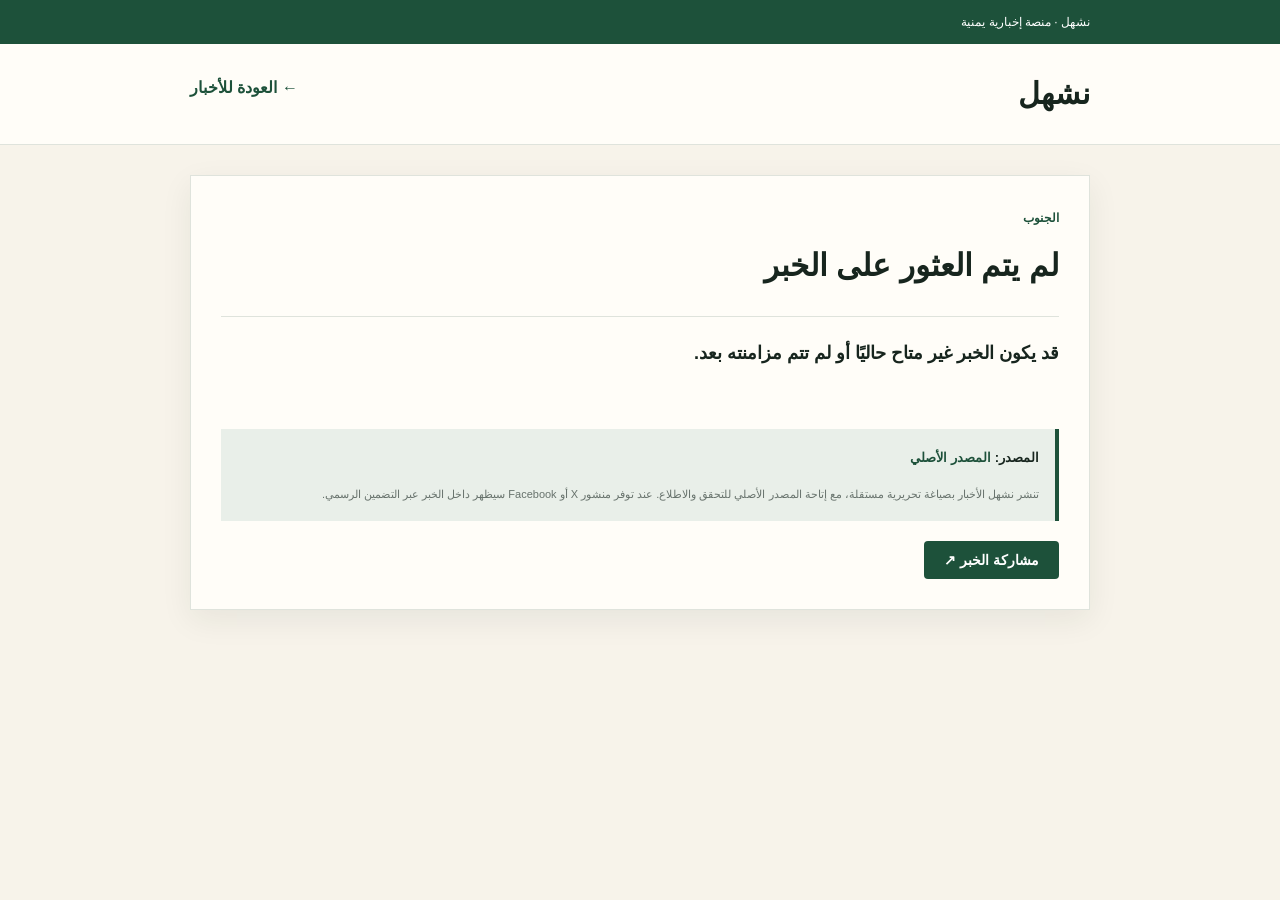
<file: article.html>
<!doctype html><html lang="ar" dir="rtl"><head><meta charset="utf-8"><meta name="viewport" content="width=device-width,initial-scale=1"><title>نشهل | الخبر</title><meta name="description" content="خبر من منصة نشهل الإخبارية"><style>:root{--bg:#f7f3ea;--surface:#fffdf8;--ink:#17251e;--muted:#68736d;--line:#dfe3dc;--accent:#1d513a;--soft:#e9efe9}*{box-sizing:border-box}body{margin:0;background:var(--bg);color:var(--ink);font-family:Arial,sans-serif;line-height:2}.wrap{width:min(900px,calc(100% - 28px));margin:auto}.top{background:var(--accent);color:#fff;padding:10px 0;font-size:12px}.top a{color:#fff;text-decoration:none}.head{background:var(--surface);border-bottom:1px solid var(--line);padding:20px 0}.brand{font-weight:900;font-size:30px;text-decoration:none;color:var(--ink)}.back{float:left;margin-top:8px;color:var(--accent);text-decoration:none;font-weight:700}.article{margin:30px 0 50px;background:var(--surface);border:1px solid var(--line);padding:30px;box-shadow:0 10px 30px rgba(23,37,30,.07)}.label{color:var(--accent);font-weight:800;font-size:12px}.title{font-weight:900;font-size:31px;line-height:1.65;margin:10px 0}.meta{color:var(--muted);font-size:12px;border-bottom:1px solid var(--line);padding-bottom:15px}.cover{width:100%;max-height:500px;object-fit:cover;margin:22px 0;border-radius:3px;background:var(--soft)}.summary{font-size:18px;font-weight:700}.body{font-size:17px}.source{margin-top:30px;padding:16px;background:var(--soft);border-right:4px solid var(--accent);font-size:13px}.source a{color:var(--accent);font-weight:800}.embed{margin:28px auto;display:flex;justify-content:center}.embed iframe{max-width:100%;border:0}.embed-note{font-size:12px;color:var(--muted);text-align:center}.notice{margin-top:12px;color:var(--muted);font-size:11px}.share{margin-top:20px;display:flex;align-items:center;gap:12px;flex-wrap:wrap}.share button{cursor:pointer;background:var(--accent);color:#fff;border:0;border-radius:4px;padding:11px 20px;font-weight:800;font-size:14px;font-family:inherit;display:inline-flex;align-items:center;gap:8px}.share button:hover{opacity:.9}.share .copied-msg{font-size:12px;color:var(--accent);font-weight:700;opacity:0;transition:opacity .25s}.share .copied-msg.show{opacity:1}@media(max-width:600px){.article{padding:20px}.title{font-size:23px}.body{font-size:16px}}</style></head><body><div class="top"><div class="wrap"><a href="index.html">نشهل</a> · منصة إخبارية يمنية</div></div><header class="head"><div class="wrap"><a class="brand" href="index.html">نشهل</a><a class="back" href="index.html">← العودة للأخبار</a></div></header><main class="wrap"><article class="article" id="article"><div class="label" id="category">الجنوب</div><h1 class="title" id="title">جاري تحميل الخبر...</h1><div class="meta" id="meta"></div><img class="cover" id="cover" alt="صورة الخبر" hidden><p class="summary" id="summary"></p><div class="body" id="body"></div><div class="embed" id="embed"></div><div class="source"><strong>المصدر:</strong> <a id="source" target="_blank" rel="noopener noreferrer">المصدر الأصلي</a><div class="notice">تنشر نشهل الأخبار بصياغة تحريرية مستقلة، مع إتاحة المصدر الأصلي للتحقق والاطلاع. عند توفر منشور X أو Facebook سيظهر داخل الخبر عبر التضمين الرسمي.</div></div><div class="share"><button id="shareBtn" type="button">مشاركة الخبر ↗</button><span class="copied-msg" id="copiedMsg">تم نسخ الرابط ✓</span></div></article></main><script>const params=new URLSearchParams(location.search),id=params.get('id');function esc(s){return String(s||'').replace(/[&<>\\"]/g,m=>({'&':'&amp;','<':'&lt;','>':'&gt;','"':'&quot;','\\':'&#39;'}[m]))}function showEmbed(n){const box=document.getElementById('embed');if(n.platform==='X'&&n.embed_url){box.innerHTML='<blockquote class="twitter-tweet"><a href="'+esc(n.embed_url)+'"></a></blockquote><div class="embed-note">منشور X الأصلي</div>';const s=document.createElement('script');s.src='https://platform.twitter.com/widgets.js';s.async=true;box.appendChild(s)}else if(n.platform==='Facebook'&&n.embed_url){const u=encodeURIComponent(n.embed_url);box.innerHTML='<iframe title="Facebook post" src="https://www.facebook.com/plugins/post.php?href='+u+'&show_text=true&width=500" width="500" height="600" scrolling="no" frameborder="0" allowfullscreen="true"></iframe>'}}async function load(){try{const r=await fetch('data/news.json?'+Date.now());if(!r.ok)throw 0;const data=await r.json(),list=Array.isArray(data)?data:(data.news||[]),n=list.find(x=>String(x.id||x.url||x.link)===String(id))||list.find(x=>String(x.url||x.link)===String(id));if(!n)throw 0;document.title='نشهل | '+(n.title||'خبر');document.getElementById('category').textContent=n.category||'الجنوب';document.getElementById('title').textContent=n.title||'خبر';document.getElementById('meta').textContent=[n.date||n.published||n.published_at||'',n.author?'بقلم '+n.author:''].filter(Boolean).join(' · ');document.getElementById('summary').textContent=n.summary||n.description||'';document.getElementById('body').innerHTML=(n.content||n.body||n.summary||'').split(/\n+/).filter(Boolean).map(p=>'<p>'+esc(p)+'</p>').join('');const img=n.image||n.image_url||n.thumbnail;if(img){const c=document.getElementById('cover');c.src=img;c.hidden=false}const s=document.getElementById('source');s.href=n.source_url||n.url||n.link||'#';s.textContent=n.source||n.source_name||'المصدر الأصلي';showEmbed(n)}catch(e){document.getElementById('title').textContent='لم يتم العثور على الخبر';document.getElementById('summary').textContent='قد يكون الخبر غير متاح حاليًا أو لم تتم مزامنته بعد.'}}load();async function shareArticle(){const url=location.href,title=document.getElementById('title').textContent||'خبر من نشهل',text=document.getElementById('summary').textContent||'';if(navigator.share){try{await navigator.share({title,text,url});return}catch(e){if(e&&e.name==='AbortError')return}}try{await navigator.clipboard.writeText(url);const m=document.getElementById('copiedMsg');m.classList.add('show');setTimeout(()=>m.classList.remove('show'),2200)}catch(e){prompt('انسخ رابط الخبر:',url)}}document.getElementById('shareBtn').addEventListener('click',shareArticle);</script></body></html>
</file>
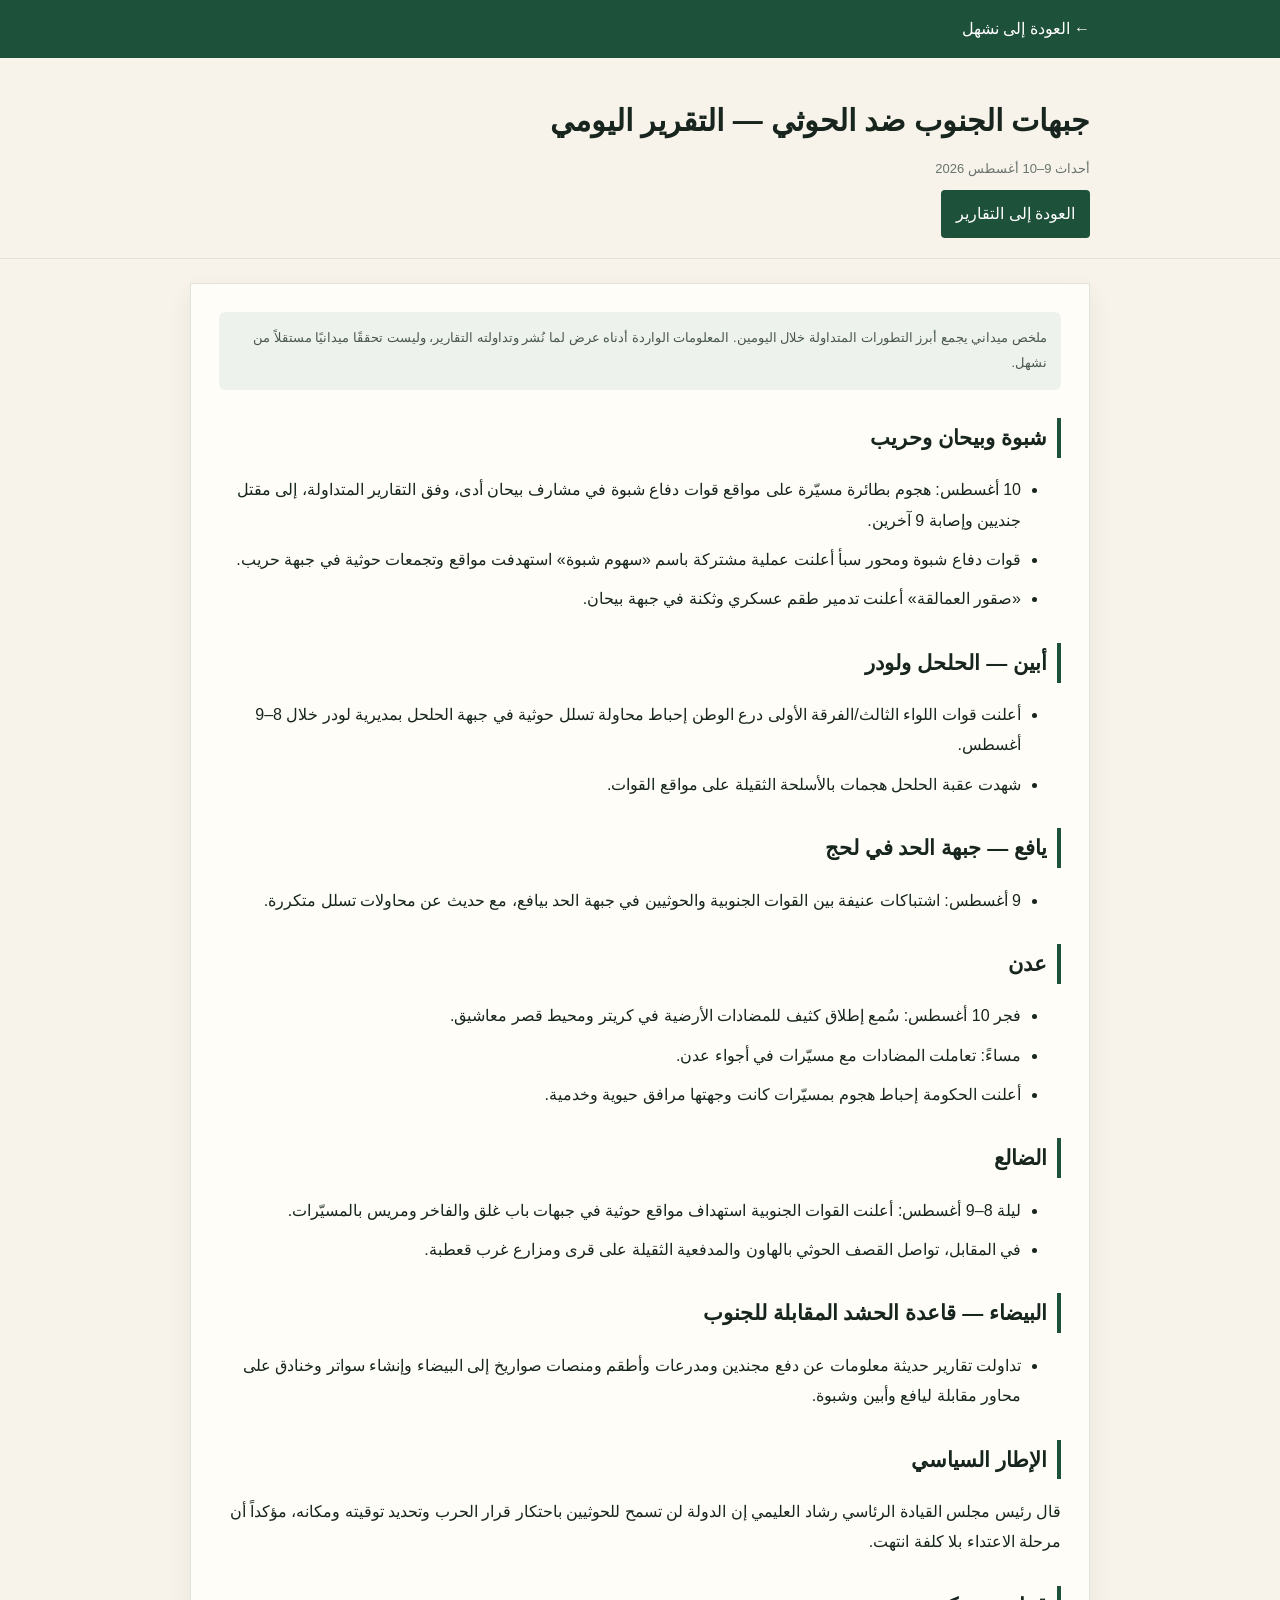
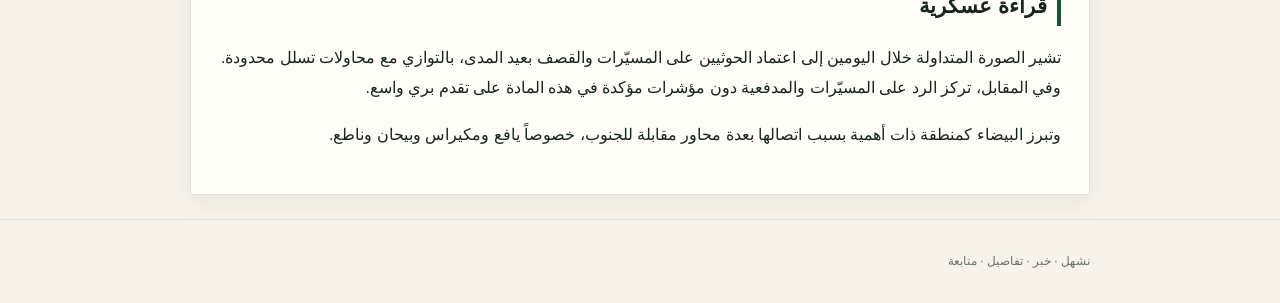
<file: daily-report.html>
<!doctype html><html lang="ar" dir="rtl"><head><meta charset="utf-8"><meta name="viewport" content="width=device-width,initial-scale=1"><title>التقرير اليومي | نشهل</title><style>body{margin:0;background:#f7f3ea;color:#17251e;font-family:Tahoma,Arial,sans-serif;line-height:1.9}.wrap{width:min(900px,calc(100% - 28px));margin:auto}.top{background:#1d513a;color:#fff;padding:14px 0}.top a{color:#fff;text-decoration:none}.head{padding:34px 0 20px;border-bottom:1px solid #dfe3dc}h1{font-size:30px;margin:0 0 8px}.date{color:#68736d;font-size:13px}.report{background:#fffdf8;border:1px solid #dfe3dc;padding:28px;margin:24px 0;box-shadow:0 8px 24px rgba(23,37,30,.06)}h2{font-size:21px;border-right:4px solid #1d513a;padding-right:10px;margin-top:28px}li{margin:9px 0}.note{background:#eef2ed;padding:14px;border-radius:6px;color:#49574f;font-size:13px}.footer{padding:30px 0;color:#68736d;font-size:12px;border-top:1px solid #dfe3dc}.btn{display:inline-block;background:#1d513a;color:#fff;text-decoration:none;padding:9px 15px;border-radius:4px;margin-top:8px}</style></head><body><div class="top"><div class="wrap"><a href="index.html">← العودة إلى نشهل</a></div></div><header class="head"><div class="wrap"><h1>جبهات الجنوب ضد الحوثي — التقرير اليومي</h1><div class="date">أحداث 9–10 أغسطس 2026</div><a class="btn" href="index.html#reports">العودة إلى التقارير</a></div></header><main class="wrap"><article class="report"><div class="note">ملخص ميداني يجمع أبرز التطورات المتداولة خلال اليومين. المعلومات الواردة أدناه عرض لما نُشر وتداولته التقارير، وليست تحققًا ميدانيًا مستقلاً من نشهل.</div><h2>شبوة وبيحان وحريب</h2><ul><li>10 أغسطس: هجوم بطائرة مسيّرة على مواقع قوات دفاع شبوة في مشارف بيحان أدى، وفق التقارير المتداولة، إلى مقتل جنديين وإصابة 9 آخرين.</li><li>قوات دفاع شبوة ومحور سبأ أعلنت عملية مشتركة باسم «سهوم شبوة» استهدفت مواقع وتجمعات حوثية في جبهة حريب.</li><li>«صقور العمالقة» أعلنت تدمير طقم عسكري وثكنة في جبهة بيحان.</li></ul><h2>أبين — الحلحل ولودر</h2><ul><li>أعلنت قوات اللواء الثالث/الفرقة الأولى درع الوطن إحباط محاولة تسلل حوثية في جبهة الحلحل بمديرية لودر خلال 8–9 أغسطس.</li><li>شهدت عقبة الحلحل هجمات بالأسلحة الثقيلة على مواقع القوات.</li></ul><h2>يافع — جبهة الحد في لحج</h2><ul><li>9 أغسطس: اشتباكات عنيفة بين القوات الجنوبية والحوثيين في جبهة الحد بيافع، مع حديث عن محاولات تسلل متكررة.</li></ul><h2>عدن</h2><ul><li>فجر 10 أغسطس: سُمع إطلاق كثيف للمضادات الأرضية في كريتر ومحيط قصر معاشيق.</li><li>مساءً: تعاملت المضادات مع مسيّرات في أجواء عدن.</li><li>أعلنت الحكومة إحباط هجوم بمسيّرات كانت وجهتها مرافق حيوية وخدمية.</li></ul><h2>الضالع</h2><ul><li>ليلة 8–9 أغسطس: أعلنت القوات الجنوبية استهداف مواقع حوثية في جبهات باب غلق والفاخر ومريس بالمسيّرات.</li><li>في المقابل، تواصل القصف الحوثي بالهاون والمدفعية الثقيلة على قرى ومزارع غرب قعطبة.</li></ul><h2>البيضاء — قاعدة الحشد المقابلة للجنوب</h2><ul><li>تداولت تقارير حديثة معلومات عن دفع مجندين ومدرعات وأطقم ومنصات صواريخ إلى البيضاء وإنشاء سواتر وخنادق على محاور مقابلة ليافع وأبين وشبوة.</li></ul><h2>الإطار السياسي</h2><p>قال رئيس مجلس القيادة الرئاسي رشاد العليمي إن الدولة لن تسمح للحوثيين باحتكار قرار الحرب وتحديد توقيته ومكانه، مؤكداً أن مرحلة الاعتداء بلا كلفة انتهت.</p><h2>قراءة عسكرية</h2><p>تشير الصورة المتداولة خلال اليومين إلى اعتماد الحوثيين على المسيّرات والقصف بعيد المدى، بالتوازي مع محاولات تسلل محدودة. وفي المقابل، تركز الرد على المسيّرات والمدفعية دون مؤشرات مؤكدة في هذه المادة على تقدم بري واسع.</p><p>وتبرز البيضاء كمنطقة ذات أهمية بسبب اتصالها بعدة محاور مقابلة للجنوب، خصوصاً يافع ومكيراس وبيحان وناطع.</p></article></main><footer class="footer"><div class="wrap">نشهل · خبر · تفاصيل · متابعة</div></footer></body></html>
</file>
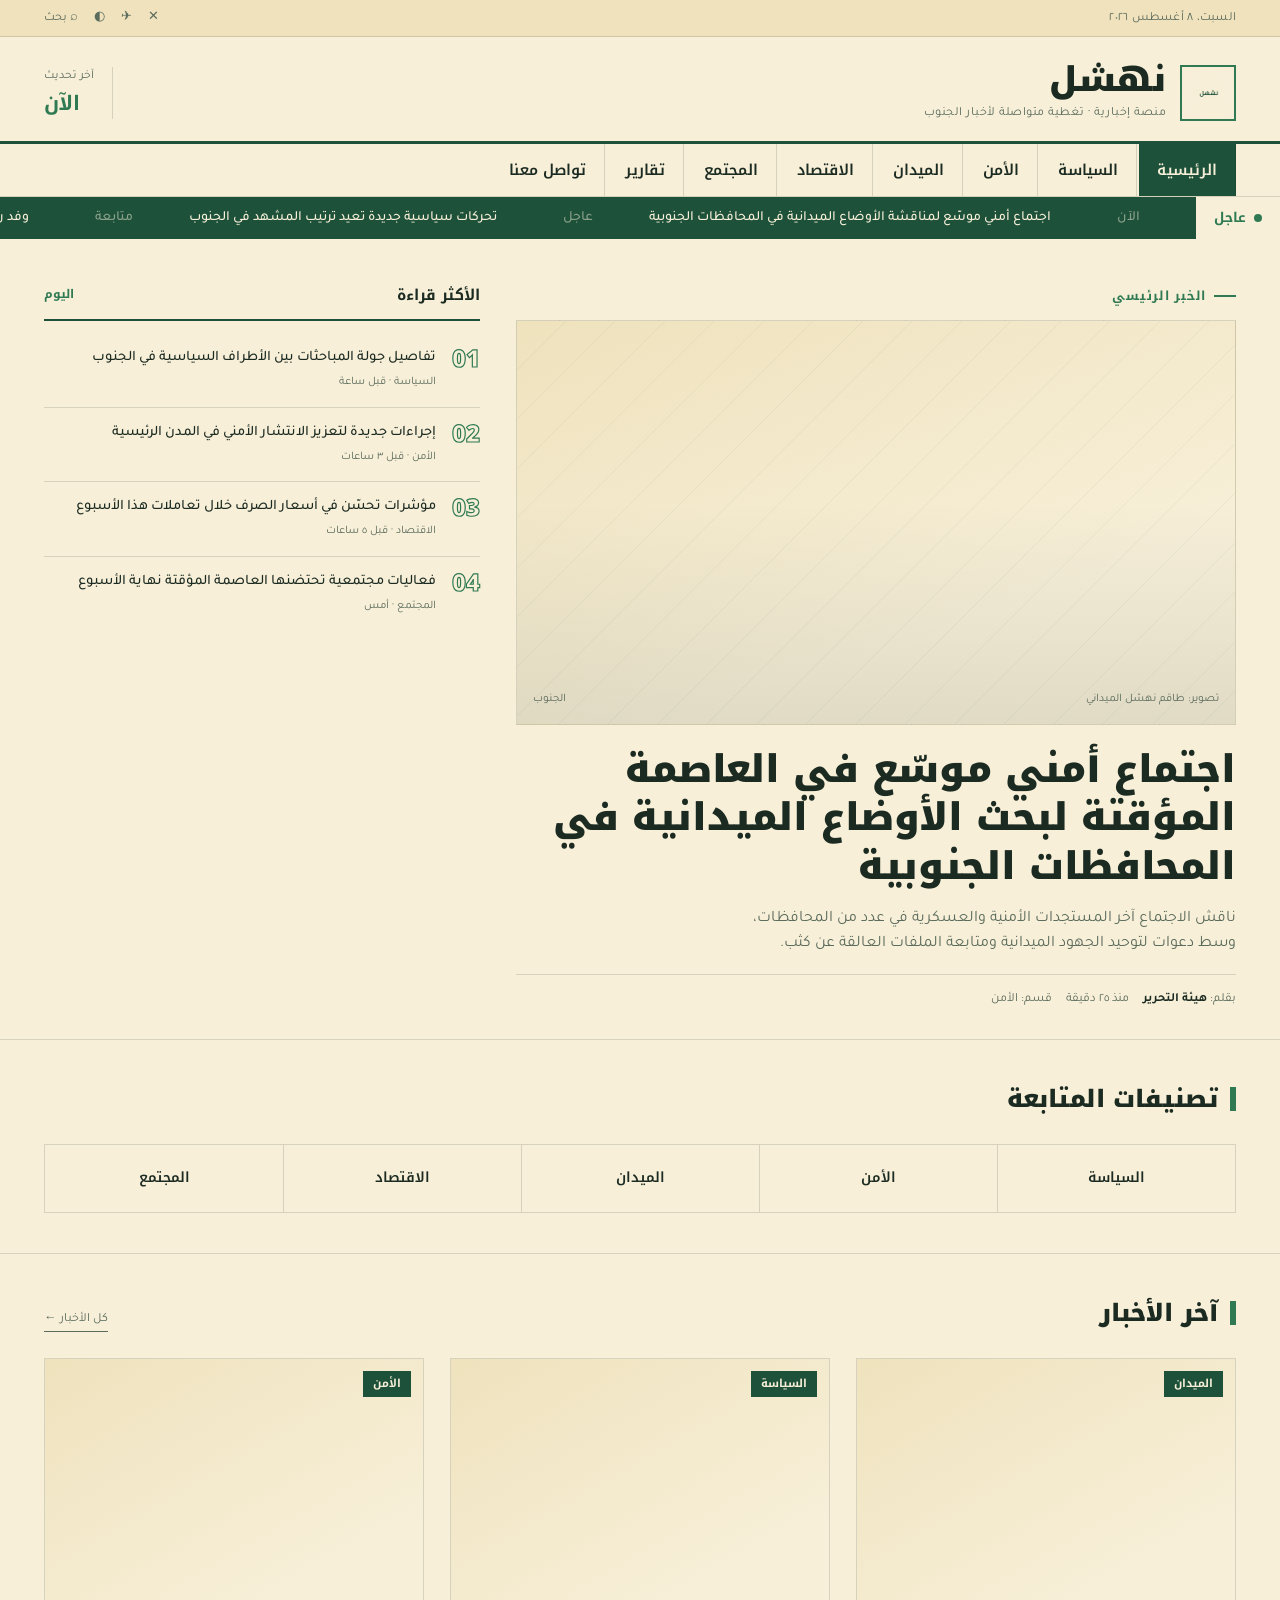
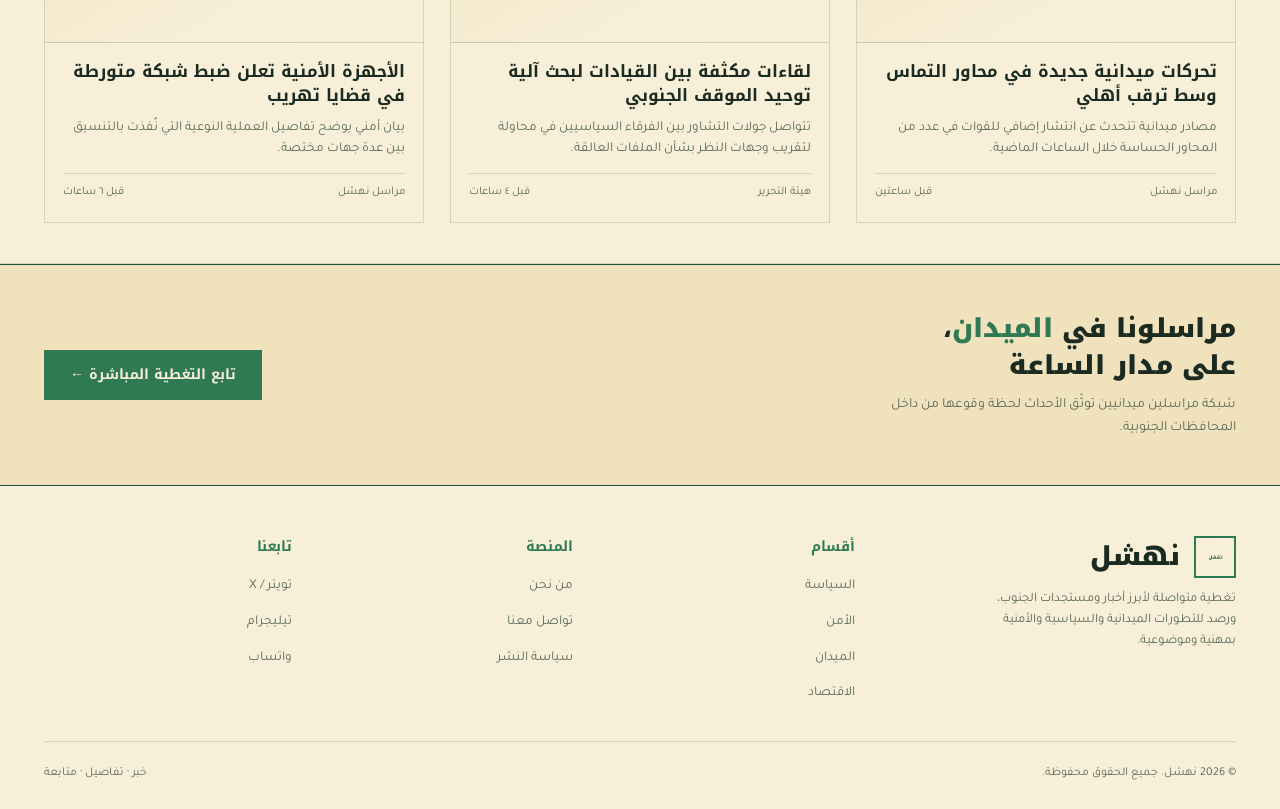
<file: index (1).html>
<!DOCTYPE html>
<html lang="ar" dir="rtl">
<head>
<meta charset="UTF-8">
<meta name="viewport" content="width=device-width, initial-scale=1.0">
<title>نهشل | منصة إخبارية</title>
<meta name="description" content="نهشل منصة إخبارية تقدم تغطية متواصلة لأبرز أخبار ومستجدات الجنوب، ورصد للتطورات الميدانية والسياسية والأمنية بمهنية وموضوعية.">
<meta name="keywords" content="نهشل, أخبار الجنوب, أخبار اليمن, أخبار عدن, السياسة, الأمن, الميدان">
<meta name="author" content="نهشل">
<meta name="robots" content="index, follow">
<link rel="canonical" href="https://nashha.netlify.app/">

<!-- Open Graph (Facebook / WhatsApp / Telegram previews) -->
<meta property="og:type" content="website">
<meta property="og:site_name" content="نهشل">
<meta property="og:title" content="نهشل | منصة إخبارية">
<meta property="og:description" content="تغطية متواصلة لأبرز أخبار ومستجدات الجنوب، ورصد للتطورات الميدانية والسياسية والأمنية بمهنية وموضوعية.">
<meta property="og:image" content="https://nashha.netlify.app/logo.jpg">
<meta property="og:url" content="https://nashha.netlify.app/">
<meta property="og:locale" content="ar_AR">

<!-- Twitter / X card -->
<meta name="twitter:card" content="summary_large_image">
<meta name="twitter:title" content="نهشل | منصة إخبارية">
<meta name="twitter:description" content="تغطية متواصلة لأبرز أخبار ومستجدات الجنوب، ورصد للتطورات الميدانية والسياسية والأمنية بمهنية وموضوعية.">
<meta name="twitter:image" content="https://nashha.netlify.app/logo.jpg">

<link rel="icon" type="image/jpeg" href="logo.jpg">
<link rel="preconnect" href="https://fonts.googleapis.com">
<link rel="preconnect" href="https://fonts.gstatic.com" crossorigin>
<link href="https://fonts.googleapis.com/css2?family=Noto+Kufi+Arabic:wght@400;600;700;900&family=Tajawal:wght@300;400;500;700;900&display=swap" rel="stylesheet">
<style>
  :root{
    --ink:#f7efd8;
    --ink-2:#efe2bd;
    --paper:#1c2b22;
    --paper-dim:#5b6b5c;
    --blood:#1d513a;
    --blood-bright:#2f7a52;
    --gold:#a9884f;
    --line: rgba(28,43,34,0.15);
    --serif-display: 'Noto Kufi Arabic', sans-serif;
    --sans: 'Tajawal', sans-serif;
  }
  *{margin:0;padding:0;box-sizing:border-box;}
  html{scroll-behavior:smooth;}
  body{
    background:var(--ink);
    color:var(--paper);
    font-family:var(--sans);
    line-height:1.6;
    overflow-x:hidden;
  }
  a{color:inherit;text-decoration:none;}
  img{max-width:100%;display:block;}
  .wrap{max-width:1240px;margin:0 auto;padding:0 24px;}

  /* ===== Utility bar ===== */
  .utility{
    background:var(--ink-2);
    border-bottom:1px solid var(--line);
    font-size:12.5px;
    color:var(--paper-dim);
  }
  .utility .wrap{
    display:flex;justify-content:space-between;align-items:center;
    height:36px;
  }
  .utility .date{letter-spacing:.02em;}
  .utility .social{display:flex;gap:16px;}
  .utility .social span{cursor:pointer;transition:color .2s;}
  .utility .social span:hover{color:var(--blood-bright);}

  /* ===== Header ===== */
  header.masthead{
    padding:26px 0 18px;
    border-bottom:3px solid var(--blood);
    position:relative;
  }
  .masthead .wrap{
    display:flex;align-items:center;justify-content:space-between;
    flex-wrap:wrap;gap:14px;
  }
  .brand{display:flex;align-items:center;gap:14px;}
  .brand-mark{
    width:56px;height:56px;
    border:2px solid var(--blood-bright);
    display:flex;align-items:center;justify-content:center;
    background:var(--ink);
    flex-shrink:0;
    position:relative;
    overflow:hidden;
  }
  .brand-mark img{width:100%;height:100%;object-fit:cover;}
  .brand-mark::after{
    content:"";
    position:absolute;inset:-6px;
    border:1px solid rgba(29,81,58,.35);
    pointer-events:none;
  }
  .brand-text .name{
    font-family:var(--serif-display);
    font-weight:900;
    font-size:34px;
    letter-spacing:.01em;
    line-height:1;
  }
  .brand-text .tag{
    font-size:12.5px;
    color:var(--paper-dim);
    margin-top:6px;
    letter-spacing:.04em;
  }
  .masthead-right{
    text-align:left;
    font-size:12px;
    color:var(--paper-dim);
    border-right:1px solid var(--line);
    padding-right:18px;
  }
  .masthead-right .num{
    font-family:var(--serif-display);
    color:var(--blood-bright);
    font-size:20px;
    font-weight:700;
    display:block;
  }

  /* ===== Nav ===== */
  nav.mainnav{
    background:var(--ink);
    border-bottom:1px solid var(--line);
    position:sticky;top:0;z-index:50;
    backdrop-filter:blur(6px);
    background:rgba(247,239,216,.92);
  }
  nav.mainnav .wrap{
    display:flex;align-items:center;gap:2px;
    height:52px;
    overflow-x:auto;
  }
  nav.mainnav a{
    font-family:var(--serif-display);
    font-weight:600;
    font-size:15px;
    padding:0 18px;
    height:52px;
    display:flex;align-items:center;
    white-space:nowrap;
    border-right:1px solid var(--line);
    transition:background .2s,color .2s;
    position:relative;
  }
  nav.mainnav a:first-child{
    background:var(--blood);
    color:var(--ink);
  }
  nav.mainnav a:not(:first-child):hover{
    color:var(--blood-bright);
  }

  /* ===== Breaking ticker ===== */
  .ticker{
    background:var(--blood);
    display:flex;align-items:stretch;
    height:42px;
    overflow:hidden;
  }
  .ticker .label{
    background:var(--ink);
    color:var(--blood-bright);
    font-family:var(--serif-display);
    font-weight:700;
    font-size:13.5px;
    display:flex;align-items:center;
    padding:0 18px;
    flex-shrink:0;
    gap:8px;
  }
  .ticker .label .dot{
    width:8px;height:8px;border-radius:50%;
    background:var(--blood-bright);
    animation:pulse 1.4s infinite;
  }
  @keyframes pulse{
    0%,100%{opacity:1;transform:scale(1);}
    50%{opacity:.35;transform:scale(.7);}
  }
  .ticker .track-wrap{
    flex:1;overflow:hidden;position:relative;
  }
  .ticker .track{
    display:flex;
    gap:56px;
    white-space:nowrap;
    align-items:center;
    height:100%;
    animation:scroll-rtl 32s linear infinite;
    padding-inline-start:56px;
    font-size:14px;
    font-weight:500;
    color:var(--ink);
  }
  .ticker .track span{opacity:.5;margin-inline-end:10px;}
  @keyframes scroll-rtl{
    from{transform:translateX(0%);}
    to{transform:translateX(100%);}
  }
  @media (prefers-reduced-motion: reduce){
    .ticker .track{animation:none;}
    .dot{animation:none;}
  }

  /* ===== Hero ===== */
  .hero{
    padding:44px 0 30px;
    border-bottom:1px solid var(--line);
  }
  .hero-grid{
    display:grid;
    grid-template-columns:1.65fr 1fr;
    gap:36px;
  }
  .eyebrow{
    display:inline-flex;align-items:center;gap:8px;
    font-family:var(--serif-display);
    font-weight:700;font-size:12.5px;
    color:var(--blood-bright);
    letter-spacing:.06em;
    margin-bottom:14px;
  }
  .eyebrow::before{content:"";width:22px;height:2px;background:var(--blood-bright);}
  .hero-figure{
    aspect-ratio:16/9;
    background:
      repeating-linear-gradient(135deg, transparent, transparent 34px, rgba(29,81,58,.06) 34px, rgba(29,81,58,.06) 35px),
      linear-gradient(160deg,#efe2bd,#f7efd8 70%);
    border:1px solid var(--line);
    position:relative;
    margin-bottom:20px;
    overflow:hidden;
  }
  .hero-figure::before{
    content:"";
    position:absolute;inset:0;
    background:linear-gradient(0deg, rgba(28,43,34,.10), transparent 55%);
  }
  .hero-figure .cap{
    position:absolute;bottom:14px;right:16px;left:16px;
    font-size:11.5px;color:var(--paper-dim);
    display:flex;justify-content:space-between;
  }
  .hero h1{
    font-family:var(--serif-display);
    font-weight:900;
    font-size:38px;
    line-height:1.28;
    margin-bottom:16px;
  }
  .hero h1:hover{color:var(--blood-bright);cursor:pointer;transition:color .2s;}
  .hero p.dek{
    color:var(--paper-dim);
    font-size:16px;
    margin-bottom:16px;
    max-width:56ch;
  }
  .byline{
    display:flex;gap:14px;align-items:center;
    font-size:12.5px;color:var(--paper-dim);
    border-top:1px solid var(--line);
    padding-top:14px;
  }
  .byline b{color:var(--paper);font-weight:600;}

  .side-list{display:flex;flex-direction:column;}
  .side-list .side-head{
    font-family:var(--serif-display);
    font-weight:700;font-size:15px;
    padding-bottom:12px;margin-bottom:12px;
    border-bottom:2px solid var(--blood);
    display:flex;justify-content:space-between;align-items:center;
  }
  .side-item{
    display:flex;gap:14px;
    padding:14px 0;
    border-bottom:1px solid var(--line);
  }
  .side-item:last-child{border-bottom:none;}
  .side-item .n{
    font-family:var(--serif-display);
    font-weight:900;
    font-size:24px;
    color:transparent;
    -webkit-text-stroke:1.2px var(--blood-bright);
    width:30px;flex-shrink:0;
    line-height:1;
  }
  .side-item .t{font-size:14.5px;font-weight:500;}
  .side-item .t:hover{color:var(--blood-bright);cursor:pointer;}
  .side-item .meta{font-size:11.5px;color:var(--paper-dim);margin-top:4px;}

  /* ===== Section header ===== */
  .section{padding:40px 0;border-bottom:1px solid var(--line);}
  .section-head{
    display:flex;justify-content:space-between;align-items:flex-end;
    margin-bottom:26px;
  }
  .section-head h2{
    font-family:var(--serif-display);
    font-weight:900;font-size:24px;
    display:flex;align-items:center;gap:12px;
  }
  .section-head h2::before{
    content:"";width:6px;height:24px;background:var(--blood-bright);
  }
  .section-head a{
    font-size:12.5px;color:var(--paper-dim);
    border-bottom:1px solid var(--paper-dim);
    padding-bottom:2px;
  }
  .section-head a:hover{color:var(--blood-bright);border-color:var(--blood-bright);}

  .card-grid{
    display:grid;
    grid-template-columns:repeat(3,1fr);
    gap:26px;
  }
  .card{
    border:1px solid var(--line);
    display:flex;flex-direction:column;
    transition:border-color .2s, transform .2s;
  }
  .card:hover{border-color:var(--blood);transform:translateY(-3px);}
  .card-figure{
    aspect-ratio:4/3;
    background:linear-gradient(150deg,#efe2bd,#f7efd8 75%);
    position:relative;
    border-bottom:1px solid var(--line);
  }
  .card-figure .tag{
    position:absolute;top:12px;right:12px;
    background:var(--blood);
    color:var(--ink);
    font-size:11px;font-weight:700;
    padding:4px 10px;
    font-family:var(--serif-display);
  }
  .card-body{padding:16px 18px 20px;flex:1;display:flex;flex-direction:column;}
  .card h3{
    font-family:var(--serif-display);
    font-weight:700;font-size:17px;line-height:1.45;
    margin-bottom:10px;
  }
  .card h3:hover{color:var(--blood-bright);cursor:pointer;}
  .card p{font-size:13.5px;color:var(--paper-dim);flex:1;margin-bottom:12px;}
  .card .meta{
    font-size:11.5px;color:var(--paper-dim);
    display:flex;justify-content:space-between;
    border-top:1px solid var(--line);
    padding-top:10px;
  }

  /* ===== Category strip ===== */
  .catstrip{
    display:grid;grid-template-columns:repeat(5,1fr);
    border:1px solid var(--line);
  }
  .catstrip a{
    padding:22px 16px;
    text-align:center;
    border-left:1px solid var(--line);
    font-family:var(--serif-display);
    font-weight:600;font-size:14px;
    transition:background .2s,color .2s;
  }
  .catstrip a:last-child{border-left:none;}
  .catstrip a:hover{background:var(--blood);color:var(--ink);}

  /* ===== Field report banner ===== */
  .field{
    background:var(--ink-2);
    border-top:1px solid var(--blood);
    border-bottom:1px solid var(--blood);
    padding:46px 0;
  }
  .field .wrap{
    display:flex;align-items:center;justify-content:space-between;
    gap:30px;flex-wrap:wrap;
  }
  .field h2{
    font-family:var(--serif-display);
    font-size:26px;font-weight:900;
    max-width:20ch;line-height:1.4;
  }
  .field h2 span{color:var(--blood-bright);}
  .field p{color:var(--paper-dim);font-size:14px;max-width:44ch;margin-top:10px;}
  .btn{
    display:inline-flex;align-items:center;gap:10px;
    background:var(--blood-bright);
    color:var(--ink);
    font-family:var(--serif-display);
    font-weight:700;font-size:14px;
    padding:14px 26px;
    flex-shrink:0;
    transition:background .2s;
  }
  .btn:hover{background:var(--blood);}

  /* ===== Footer ===== */
  footer{padding:50px 0 26px;}
  .foot-grid{
    display:grid;grid-template-columns:1.4fr 1fr 1fr 1fr;
    gap:34px;padding-bottom:34px;border-bottom:1px solid var(--line);
  }
  footer .brand-text .name{font-size:26px;}
  footer p.about{color:var(--paper-dim);font-size:13px;margin-top:12px;max-width:36ch;}
  footer h4{
    font-family:var(--serif-display);
    font-size:14px;margin-bottom:16px;
    color:var(--blood-bright);
  }
  footer ul{list-style:none;display:flex;flex-direction:column;gap:10px;}
  footer ul a{font-size:13.5px;color:var(--paper-dim);}
  footer ul a:hover{color:var(--paper);}
  .foot-bottom{
    display:flex;justify-content:space-between;
    padding-top:22px;font-size:12px;color:var(--paper-dim);
    flex-wrap:wrap;gap:10px;
  }

  /* ===== Responsive ===== */
  @media (max-width: 880px){
    .hero-grid{grid-template-columns:1fr;}
    .card-grid{grid-template-columns:1fr 1fr;}
    .catstrip{grid-template-columns:repeat(3,1fr);}
    .catstrip a:nth-child(3){border-left:none;}
    .foot-grid{grid-template-columns:1fr 1fr;}
    .hero h1{font-size:28px;}
    .masthead-right{display:none;}
  }
  @media (max-width: 560px){
    .card-grid{grid-template-columns:1fr;}
    .catstrip{grid-template-columns:repeat(2,1fr);}
    .foot-grid{grid-template-columns:1fr;}
    .brand-text .name{font-size:26px;}
    .field .wrap{flex-direction:column;align-items:flex-start;}
  }

  /* focus visibility */
  a:focus-visible, .btn:focus-visible{
    outline:2px solid var(--blood-bright);
    outline-offset:3px;
  }
</style>
</head>
<body>

  <div class="utility">
    <div class="wrap">
      <div class="date">السبت، ٨ أغسطس ٢٠٢٦</div>
      <div class="social">
        <span title="تويتر / X">✕</span>
        <span title="تيليجرام">✈</span>
        <span title="واتساب">◐</span>
        <span title="بحث">⌕ بحث</span>
      </div>
    </div>
  </div>

  <header class="masthead">
    <div class="wrap">
      <div class="brand">
        <div class="brand-mark"><img src="logo.jpg" alt="شعار نهشل"></div>
        <div class="brand-text">
          <div class="name">نهشل</div>
          <div class="tag">منصة إخبارية · تغطية متواصلة لأخبار الجنوب</div>
        </div>
      </div>
      <div class="masthead-right">
        آخر تحديث
        <span class="num">الآن</span>
      </div>
    </div>
  </header>

  <nav class="mainnav">
    <div class="wrap">
      <a href="#">الرئيسية</a>
      <a href="#">السياسة</a>
      <a href="#">الأمن</a>
      <a href="#">الميدان</a>
      <a href="#">الاقتصاد</a>
      <a href="#">المجتمع</a>
      <a href="#">تقارير</a>
      <a href="#">تواصل معنا</a>
    </div>
  </nav>

  <div class="ticker">
    <div class="label"><span class="dot"></span> عاجل</div>
    <div class="track-wrap">
      <div class="track">
        <span>الآن</span>اجتماع أمني موسّع لمناقشة الأوضاع الميدانية في المحافظات الجنوبية
        <span>عاجل</span>تحركات سياسية جديدة تعيد ترتيب المشهد في الجنوب
        <span>متابعة</span>وفد رسمي يصل إلى العاصمة المؤقتة لبحث ملفات الخدمات
      </div>
    </div>
  </div>

  <main>
    <section class="hero">
      <div class="wrap hero-grid">
        <article>
          <span class="eyebrow">الخبر الرئيسي</span>
          <div class="hero-figure">
            <div class="cap"><span>تصوير: طاقم نهشل الميداني</span><span>الجنوب</span></div>
          </div>
          <h1>اجتماع أمني موسّع في العاصمة المؤقتة لبحث الأوضاع الميدانية في المحافظات الجنوبية</h1>
          <p class="dek">ناقش الاجتماع آخر المستجدات الأمنية والعسكرية في عدد من المحافظات، وسط دعوات لتوحيد الجهود الميدانية ومتابعة الملفات العالقة عن كثب.</p>
          <div class="byline">
            <span>بقلم: <b>هيئة التحرير</b></span>
            <span>منذ ٢٥ دقيقة</span>
            <span>قسم: الأمن</span>
          </div>
        </article>

        <aside class="side-list">
          <div class="side-head">
            <span>الأكثر قراءة</span>
            <span style="color:var(--blood-bright);font-size:12px;">اليوم</span>
          </div>
          <div class="side-item">
            <span class="n">01</span>
            <div><div class="t">تفاصيل جولة المباحثات بين الأطراف السياسية في الجنوب</div><div class="meta">السياسة · قبل ساعة</div></div>
          </div>
          <div class="side-item">
            <span class="n">02</span>
            <div><div class="t">إجراءات جديدة لتعزيز الانتشار الأمني في المدن الرئيسية</div><div class="meta">الأمن · قبل ٣ ساعات</div></div>
          </div>
          <div class="side-item">
            <span class="n">03</span>
            <div><div class="t">مؤشرات تحسّن في أسعار الصرف خلال تعاملات هذا الأسبوع</div><div class="meta">الاقتصاد · قبل ٥ ساعات</div></div>
          </div>
          <div class="side-item">
            <span class="n">04</span>
            <div><div class="t">فعاليات مجتمعية تحتضنها العاصمة المؤقتة نهاية الأسبوع</div><div class="meta">المجتمع · أمس</div></div>
          </div>
        </aside>
      </div>
    </section>

    <section class="section">
      <div class="wrap">
        <div class="section-head">
          <h2>تصنيفات المتابعة</h2>
        </div>
        <div class="catstrip">
          <a href="#">السياسة</a>
          <a href="#">الأمن</a>
          <a href="#">الميدان</a>
          <a href="#">الاقتصاد</a>
          <a href="#">المجتمع</a>
        </div>
      </div>
    </section>

    <section class="section">
      <div class="wrap">
        <div class="section-head">
          <h2>آخر الأخبار</h2>
          <a href="#">كل الأخبار ←</a>
        </div>
        <div class="card-grid">
          <article class="card">
            <div class="card-figure"><span class="tag">الميدان</span></div>
            <div class="card-body">
              <h3>تحركات ميدانية جديدة في محاور التماس وسط ترقب أهلي</h3>
              <p>مصادر ميدانية تتحدث عن انتشار إضافي للقوات في عدد من المحاور الحساسة خلال الساعات الماضية.</p>
              <div class="meta"><span>مراسل نهشل</span><span>قبل ساعتين</span></div>
            </div>
          </article>
          <article class="card">
            <div class="card-figure"><span class="tag">السياسة</span></div>
            <div class="card-body">
              <h3>لقاءات مكثفة بين القيادات لبحث آلية توحيد الموقف الجنوبي</h3>
              <p>تتواصل جولات التشاور بين الفرقاء السياسيين في محاولة لتقريب وجهات النظر بشأن الملفات العالقة.</p>
              <div class="meta"><span>هيئة التحرير</span><span>قبل ٤ ساعات</span></div>
            </div>
          </article>
          <article class="card">
            <div class="card-figure"><span class="tag">الأمن</span></div>
            <div class="card-body">
              <h3>الأجهزة الأمنية تعلن ضبط شبكة متورطة في قضايا تهريب</h3>
              <p>بيان أمني يوضح تفاصيل العملية النوعية التي نُفذت بالتنسيق بين عدة جهات مختصة.</p>
              <div class="meta"><span>مراسل نهشل</span><span>قبل ٦ ساعات</span></div>
            </div>
          </article>
        </div>
      </div>
    </section>

    <section class="field">
      <div class="wrap">
        <div>
          <h2>مراسلونا في <span>الميدان</span>، على مدار الساعة</h2>
          <p>شبكة مراسلين ميدانيين توثّق الأحداث لحظة وقوعها من داخل المحافظات الجنوبية.</p>
        </div>
        <a href="#" class="btn">تابع التغطية المباشرة ←</a>
      </div>
    </section>
  </main>

  <footer>
    <div class="wrap">
      <div class="foot-grid">
        <div>
          <div class="brand" style="margin-bottom:4px;">
            <div class="brand-mark" style="width:42px;height:42px;"><img src="logo.jpg" alt="شعار نهشل"></div>
            <div class="brand-text"><div class="name">نهشل</div></div>
          </div>
          <p class="about">تغطية متواصلة لأبرز أخبار ومستجدات الجنوب، ورصد للتطورات الميدانية والسياسية والأمنية بمهنية وموضوعية.</p>
        </div>
        <div>
          <h4>أقسام</h4>
          <ul>
            <li><a href="#">السياسة</a></li>
            <li><a href="#">الأمن</a></li>
            <li><a href="#">الميدان</a></li>
            <li><a href="#">الاقتصاد</a></li>
          </ul>
        </div>
        <div>
          <h4>المنصة</h4>
          <ul>
            <li><a href="#">من نحن</a></li>
            <li><a href="#">تواصل معنا</a></li>
            <li><a href="#">سياسة النشر</a></li>
          </ul>
        </div>
        <div>
          <h4>تابعنا</h4>
          <ul>
            <li><a href="#">تويتر / X</a></li>
            <li><a href="#">تيليجرام</a></li>
            <li><a href="#">واتساب</a></li>
          </ul>
        </div>
      </div>
      <div class="foot-bottom">
        <span>© 2026 نهشل. جميع الحقوق محفوظة.</span>
        <span>خبر · تفاصيل · متابعة</span>
      </div>
    </div>
  </footer>

</body>
</html>
</file>
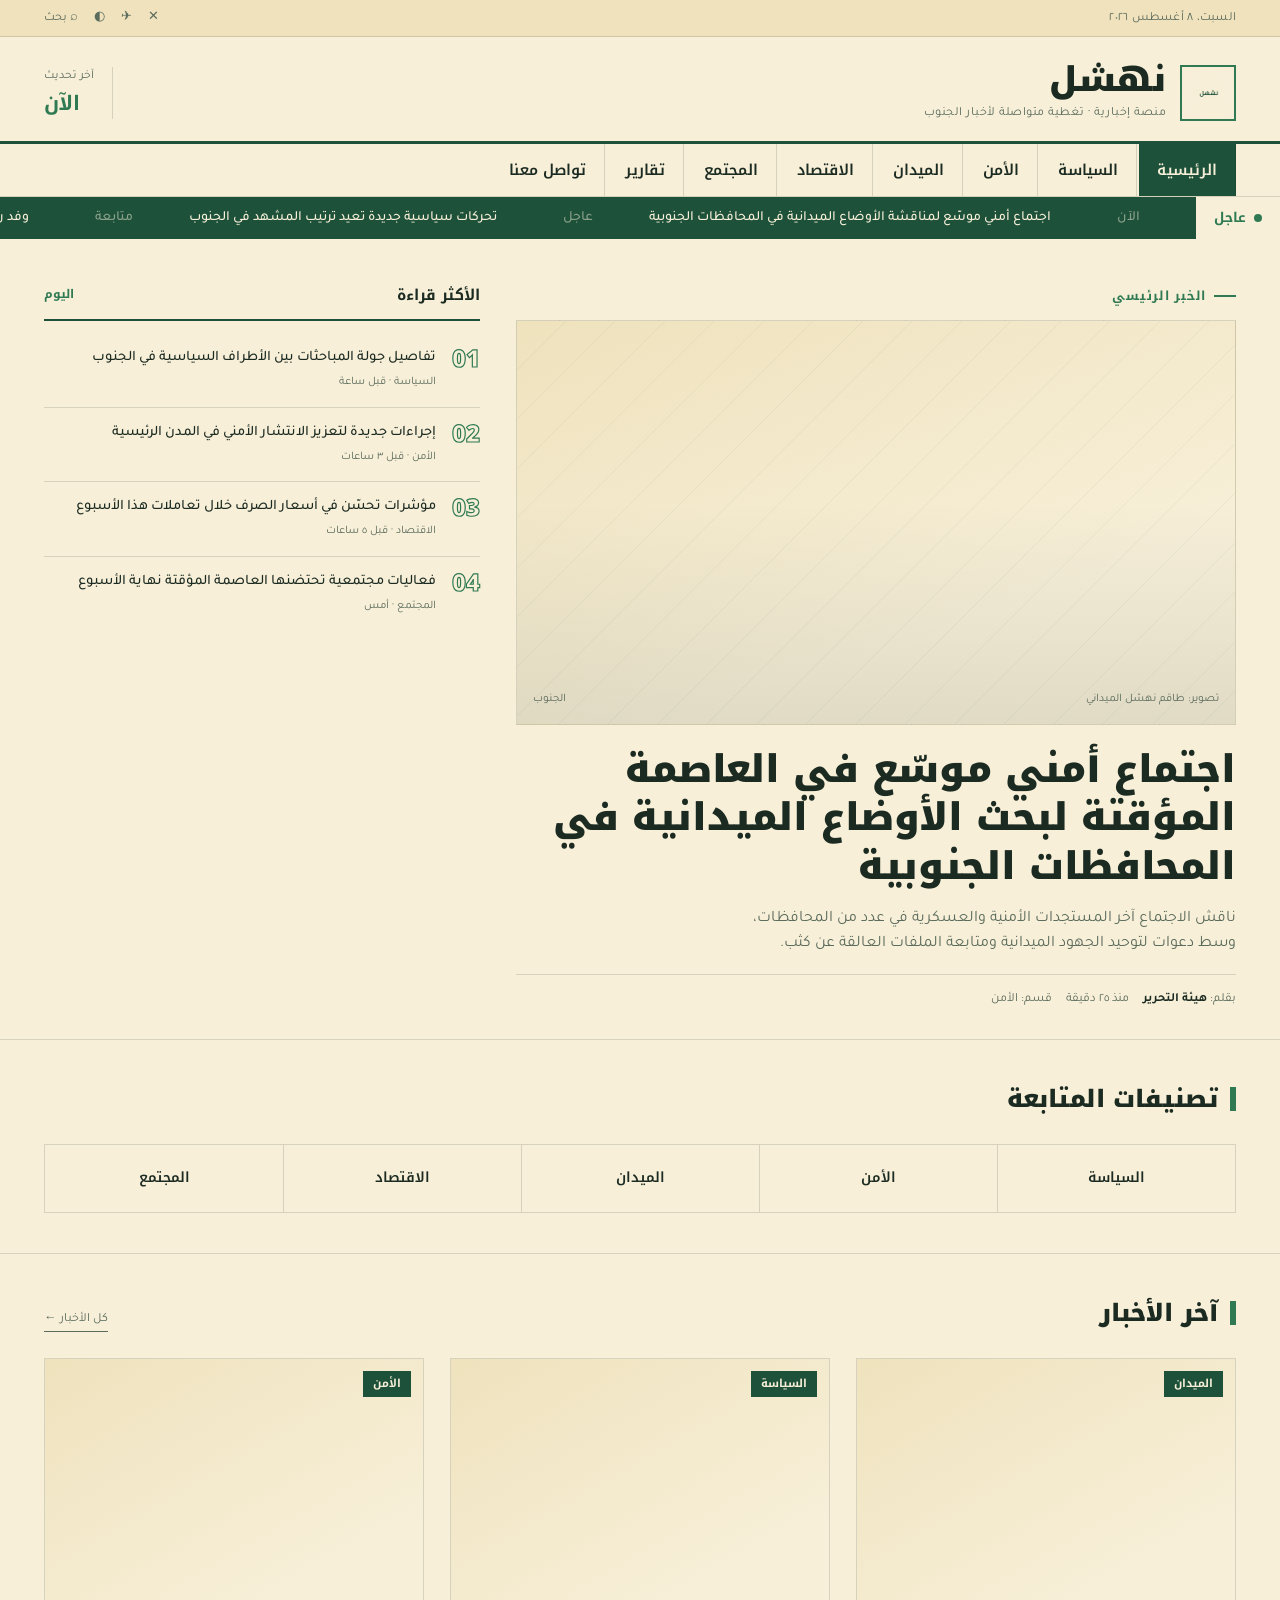
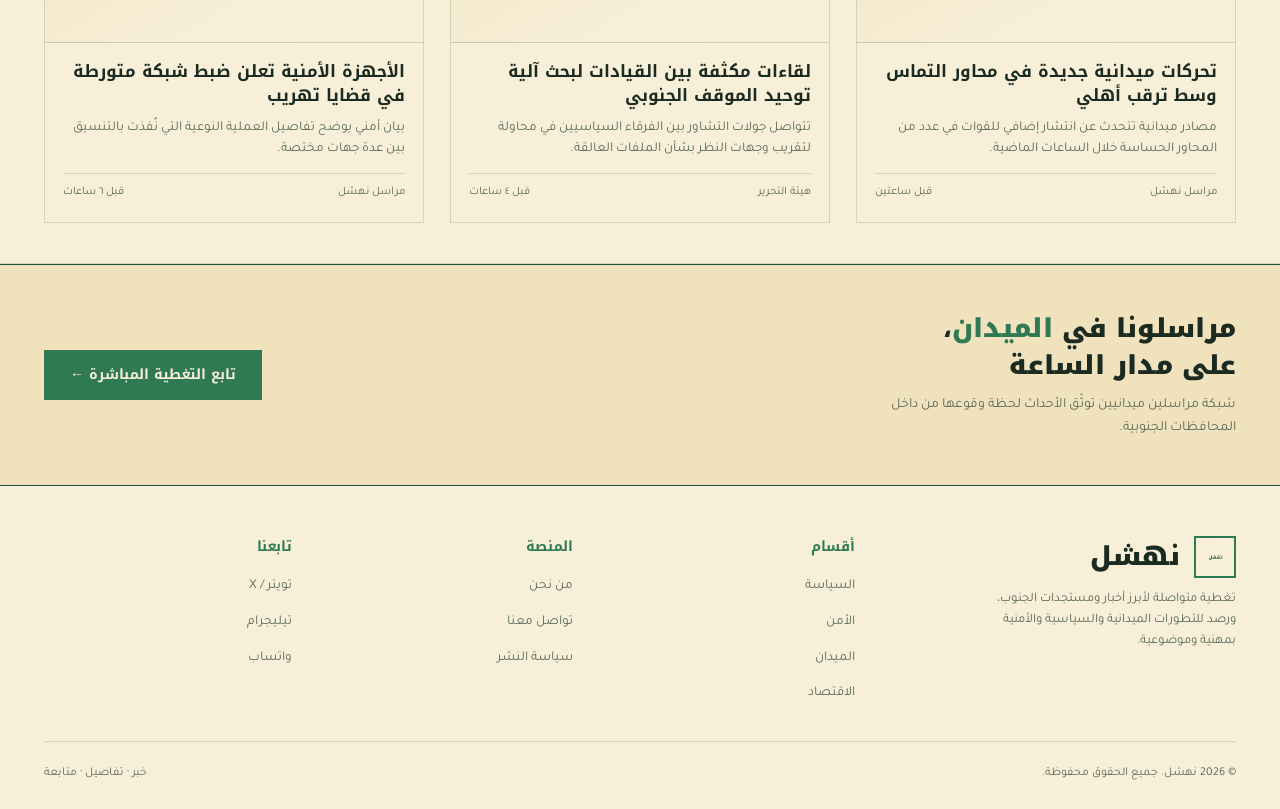
<file: index .html>
<!DOCTYPE html>
<html lang="ar" dir="rtl">
<head>
<meta charset="UTF-8">
<meta name="viewport" content="width=device-width, initial-scale=1.0">
<title>نهشل | منصة إخبارية</title>
<meta name="description" content="نهشل منصة إخبارية تقدم تغطية متواصلة لأبرز أخبار ومستجدات الجنوب، ورصد للتطورات الميدانية والسياسية والأمنية بمهنية وموضوعية.">
<meta name="keywords" content="نهشل, أخبار الجنوب, أخبار اليمن, أخبار عدن, السياسة, الأمن, الميدان">
<meta name="author" content="نهشل">
<meta name="robots" content="index, follow">
<link rel="canonical" href="https://nashha.netlify.app/">

<!-- Open Graph (Facebook / WhatsApp / Telegram previews) -->
<meta property="og:type" content="website">
<meta property="og:site_name" content="نهشل">
<meta property="og:title" content="نهشل | منصة إخبارية">
<meta property="og:description" content="تغطية متواصلة لأبرز أخبار ومستجدات الجنوب، ورصد للتطورات الميدانية والسياسية والأمنية بمهنية وموضوعية.">
<meta property="og:image" content="https://nashha.netlify.app/logo.jpg">
<meta property="og:url" content="https://nashha.netlify.app/">
<meta property="og:locale" content="ar_AR">

<!-- Twitter / X card -->
<meta name="twitter:card" content="summary_large_image">
<meta name="twitter:title" content="نهشل | منصة إخبارية">
<meta name="twitter:description" content="تغطية متواصلة لأبرز أخبار ومستجدات الجنوب، ورصد للتطورات الميدانية والسياسية والأمنية بمهنية وموضوعية.">
<meta name="twitter:image" content="https://nashha.netlify.app/logo.jpg">

<link rel="icon" type="image/jpeg" href="logo.jpg">
<link rel="preconnect" href="https://fonts.googleapis.com">
<link rel="preconnect" href="https://fonts.gstatic.com" crossorigin>
<link href="https://fonts.googleapis.com/css2?family=Noto+Kufi+Arabic:wght@400;600;700;900&family=Tajawal:wght@300;400;500;700;900&display=swap" rel="stylesheet">
<style>
  :root{
    --ink:#f7efd8;
    --ink-2:#efe2bd;
    --paper:#1c2b22;
    --paper-dim:#5b6b5c;
    --blood:#1d513a;
    --blood-bright:#2f7a52;
    --gold:#a9884f;
    --line: rgba(28,43,34,0.15);
    --serif-display: 'Noto Kufi Arabic', sans-serif;
    --sans: 'Tajawal', sans-serif;
  }
  *{margin:0;padding:0;box-sizing:border-box;}
  html{scroll-behavior:smooth;}
  body{
    background:var(--ink);
    color:var(--paper);
    font-family:var(--sans);
    line-height:1.6;
    overflow-x:hidden;
  }
  a{color:inherit;text-decoration:none;}
  img{max-width:100%;display:block;}
  .wrap{max-width:1240px;margin:0 auto;padding:0 24px;}

  /* ===== Utility bar ===== */
  .utility{
    background:var(--ink-2);
    border-bottom:1px solid var(--line);
    font-size:12.5px;
    color:var(--paper-dim);
  }
  .utility .wrap{
    display:flex;justify-content:space-between;align-items:center;
    height:36px;
  }
  .utility .date{letter-spacing:.02em;}
  .utility .social{display:flex;gap:16px;}
  .utility .social span{cursor:pointer;transition:color .2s;}
  .utility .social span:hover{color:var(--blood-bright);}

  /* ===== Header ===== */
  header.masthead{
    padding:26px 0 18px;
    border-bottom:3px solid var(--blood);
    position:relative;
  }
  .masthead .wrap{
    display:flex;align-items:center;justify-content:space-between;
    flex-wrap:wrap;gap:14px;
  }
  .brand{display:flex;align-items:center;gap:14px;}
  .brand-mark{
    width:56px;height:56px;
    border:2px solid var(--blood-bright);
    display:flex;align-items:center;justify-content:center;
    background:var(--ink);
    flex-shrink:0;
    position:relative;
    overflow:hidden;
  }
  .brand-mark img{width:100%;height:100%;object-fit:cover;}
  .brand-mark::after{
    content:"";
    position:absolute;inset:-6px;
    border:1px solid rgba(29,81,58,.35);
    pointer-events:none;
  }
  .brand-text .name{
    font-family:var(--serif-display);
    font-weight:900;
    font-size:34px;
    letter-spacing:.01em;
    line-height:1;
  }
  .brand-text .tag{
    font-size:12.5px;
    color:var(--paper-dim);
    margin-top:6px;
    letter-spacing:.04em;
  }
  .masthead-right{
    text-align:left;
    font-size:12px;
    color:var(--paper-dim);
    border-right:1px solid var(--line);
    padding-right:18px;
  }
  .masthead-right .num{
    font-family:var(--serif-display);
    color:var(--blood-bright);
    font-size:20px;
    font-weight:700;
    display:block;
  }

  /* ===== Nav ===== */
  nav.mainnav{
    background:var(--ink);
    border-bottom:1px solid var(--line);
    position:sticky;top:0;z-index:50;
    backdrop-filter:blur(6px);
    background:rgba(247,239,216,.92);
  }
  nav.mainnav .wrap{
    display:flex;align-items:center;gap:2px;
    height:52px;
    overflow-x:auto;
  }
  nav.mainnav a{
    font-family:var(--serif-display);
    font-weight:600;
    font-size:15px;
    padding:0 18px;
    height:52px;
    display:flex;align-items:center;
    white-space:nowrap;
    border-right:1px solid var(--line);
    transition:background .2s,color .2s;
    position:relative;
  }
  nav.mainnav a:first-child{
    background:var(--blood);
    color:var(--ink);
  }
  nav.mainnav a:not(:first-child):hover{
    color:var(--blood-bright);
  }

  /* ===== Breaking ticker ===== */
  .ticker{
    background:var(--blood);
    display:flex;align-items:stretch;
    height:42px;
    overflow:hidden;
  }
  .ticker .label{
    background:var(--ink);
    color:var(--blood-bright);
    font-family:var(--serif-display);
    font-weight:700;
    font-size:13.5px;
    display:flex;align-items:center;
    padding:0 18px;
    flex-shrink:0;
    gap:8px;
  }
  .ticker .label .dot{
    width:8px;height:8px;border-radius:50%;
    background:var(--blood-bright);
    animation:pulse 1.4s infinite;
  }
  @keyframes pulse{
    0%,100%{opacity:1;transform:scale(1);}
    50%{opacity:.35;transform:scale(.7);}
  }
  .ticker .track-wrap{
    flex:1;overflow:hidden;position:relative;
  }
  .ticker .track{
    display:flex;
    gap:56px;
    white-space:nowrap;
    align-items:center;
    height:100%;
    animation:scroll-rtl 32s linear infinite;
    padding-inline-start:56px;
    font-size:14px;
    font-weight:500;
    color:var(--ink);
  }
  .ticker .track span{opacity:.5;margin-inline-end:10px;}
  @keyframes scroll-rtl{
    from{transform:translateX(0%);}
    to{transform:translateX(100%);}
  }
  @media (prefers-reduced-motion: reduce){
    .ticker .track{animation:none;}
    .dot{animation:none;}
  }

  /* ===== Hero ===== */
  .hero{
    padding:44px 0 30px;
    border-bottom:1px solid var(--line);
  }
  .hero-grid{
    display:grid;
    grid-template-columns:1.65fr 1fr;
    gap:36px;
  }
  .eyebrow{
    display:inline-flex;align-items:center;gap:8px;
    font-family:var(--serif-display);
    font-weight:700;font-size:12.5px;
    color:var(--blood-bright);
    letter-spacing:.06em;
    margin-bottom:14px;
  }
  .eyebrow::before{content:"";width:22px;height:2px;background:var(--blood-bright);}
  .hero-figure{
    aspect-ratio:16/9;
    background:
      repeating-linear-gradient(135deg, transparent, transparent 34px, rgba(29,81,58,.06) 34px, rgba(29,81,58,.06) 35px),
      linear-gradient(160deg,#efe2bd,#f7efd8 70%);
    border:1px solid var(--line);
    position:relative;
    margin-bottom:20px;
    overflow:hidden;
  }
  .hero-figure::before{
    content:"";
    position:absolute;inset:0;
    background:linear-gradient(0deg, rgba(28,43,34,.10), transparent 55%);
  }
  .hero-figure .cap{
    position:absolute;bottom:14px;right:16px;left:16px;
    font-size:11.5px;color:var(--paper-dim);
    display:flex;justify-content:space-between;
  }
  .hero h1{
    font-family:var(--serif-display);
    font-weight:900;
    font-size:38px;
    line-height:1.28;
    margin-bottom:16px;
  }
  .hero h1:hover{color:var(--blood-bright);cursor:pointer;transition:color .2s;}
  .hero p.dek{
    color:var(--paper-dim);
    font-size:16px;
    margin-bottom:16px;
    max-width:56ch;
  }
  .byline{
    display:flex;gap:14px;align-items:center;
    font-size:12.5px;color:var(--paper-dim);
    border-top:1px solid var(--line);
    padding-top:14px;
  }
  .byline b{color:var(--paper);font-weight:600;}

  .side-list{display:flex;flex-direction:column;}
  .side-list .side-head{
    font-family:var(--serif-display);
    font-weight:700;font-size:15px;
    padding-bottom:12px;margin-bottom:12px;
    border-bottom:2px solid var(--blood);
    display:flex;justify-content:space-between;align-items:center;
  }
  .side-item{
    display:flex;gap:14px;
    padding:14px 0;
    border-bottom:1px solid var(--line);
  }
  .side-item:last-child{border-bottom:none;}
  .side-item .n{
    font-family:var(--serif-display);
    font-weight:900;
    font-size:24px;
    color:transparent;
    -webkit-text-stroke:1.2px var(--blood-bright);
    width:30px;flex-shrink:0;
    line-height:1;
  }
  .side-item .t{font-size:14.5px;font-weight:500;}
  .side-item .t:hover{color:var(--blood-bright);cursor:pointer;}
  .side-item .meta{font-size:11.5px;color:var(--paper-dim);margin-top:4px;}

  /* ===== Section header ===== */
  .section{padding:40px 0;border-bottom:1px solid var(--line);}
  .section-head{
    display:flex;justify-content:space-between;align-items:flex-end;
    margin-bottom:26px;
  }
  .section-head h2{
    font-family:var(--serif-display);
    font-weight:900;font-size:24px;
    display:flex;align-items:center;gap:12px;
  }
  .section-head h2::before{
    content:"";width:6px;height:24px;background:var(--blood-bright);
  }
  .section-head a{
    font-size:12.5px;color:var(--paper-dim);
    border-bottom:1px solid var(--paper-dim);
    padding-bottom:2px;
  }
  .section-head a:hover{color:var(--blood-bright);border-color:var(--blood-bright);}

  .card-grid{
    display:grid;
    grid-template-columns:repeat(3,1fr);
    gap:26px;
  }
  .card{
    border:1px solid var(--line);
    display:flex;flex-direction:column;
    transition:border-color .2s, transform .2s;
  }
  .card:hover{border-color:var(--blood);transform:translateY(-3px);}
  .card-figure{
    aspect-ratio:4/3;
    background:linear-gradient(150deg,#efe2bd,#f7efd8 75%);
    position:relative;
    border-bottom:1px solid var(--line);
  }
  .card-figure .tag{
    position:absolute;top:12px;right:12px;
    background:var(--blood);
    color:var(--ink);
    font-size:11px;font-weight:700;
    padding:4px 10px;
    font-family:var(--serif-display);
  }
  .card-body{padding:16px 18px 20px;flex:1;display:flex;flex-direction:column;}
  .card h3{
    font-family:var(--serif-display);
    font-weight:700;font-size:17px;line-height:1.45;
    margin-bottom:10px;
  }
  .card h3:hover{color:var(--blood-bright);cursor:pointer;}
  .card p{font-size:13.5px;color:var(--paper-dim);flex:1;margin-bottom:12px;}
  .card .meta{
    font-size:11.5px;color:var(--paper-dim);
    display:flex;justify-content:space-between;
    border-top:1px solid var(--line);
    padding-top:10px;
  }

  /* ===== Category strip ===== */
  .catstrip{
    display:grid;grid-template-columns:repeat(5,1fr);
    border:1px solid var(--line);
  }
  .catstrip a{
    padding:22px 16px;
    text-align:center;
    border-left:1px solid var(--line);
    font-family:var(--serif-display);
    font-weight:600;font-size:14px;
    transition:background .2s,color .2s;
  }
  .catstrip a:last-child{border-left:none;}
  .catstrip a:hover{background:var(--blood);color:var(--ink);}

  /* ===== Field report banner ===== */
  .field{
    background:var(--ink-2);
    border-top:1px solid var(--blood);
    border-bottom:1px solid var(--blood);
    padding:46px 0;
  }
  .field .wrap{
    display:flex;align-items:center;justify-content:space-between;
    gap:30px;flex-wrap:wrap;
  }
  .field h2{
    font-family:var(--serif-display);
    font-size:26px;font-weight:900;
    max-width:20ch;line-height:1.4;
  }
  .field h2 span{color:var(--blood-bright);}
  .field p{color:var(--paper-dim);font-size:14px;max-width:44ch;margin-top:10px;}
  .btn{
    display:inline-flex;align-items:center;gap:10px;
    background:var(--blood-bright);
    color:var(--ink);
    font-family:var(--serif-display);
    font-weight:700;font-size:14px;
    padding:14px 26px;
    flex-shrink:0;
    transition:background .2s;
  }
  .btn:hover{background:var(--blood);}

  /* ===== Footer ===== */
  footer{padding:50px 0 26px;}
  .foot-grid{
    display:grid;grid-template-columns:1.4fr 1fr 1fr 1fr;
    gap:34px;padding-bottom:34px;border-bottom:1px solid var(--line);
  }
  footer .brand-text .name{font-size:26px;}
  footer p.about{color:var(--paper-dim);font-size:13px;margin-top:12px;max-width:36ch;}
  footer h4{
    font-family:var(--serif-display);
    font-size:14px;margin-bottom:16px;
    color:var(--blood-bright);
  }
  footer ul{list-style:none;display:flex;flex-direction:column;gap:10px;}
  footer ul a{font-size:13.5px;color:var(--paper-dim);}
  footer ul a:hover{color:var(--paper);}
  .foot-bottom{
    display:flex;justify-content:space-between;
    padding-top:22px;font-size:12px;color:var(--paper-dim);
    flex-wrap:wrap;gap:10px;
  }

  /* ===== Responsive ===== */
  @media (max-width: 880px){
    .hero-grid{grid-template-columns:1fr;}
    .card-grid{grid-template-columns:1fr 1fr;}
    .catstrip{grid-template-columns:repeat(3,1fr);}
    .catstrip a:nth-child(3){border-left:none;}
    .foot-grid{grid-template-columns:1fr 1fr;}
    .hero h1{font-size:28px;}
    .masthead-right{display:none;}
  }
  @media (max-width: 560px){
    .card-grid{grid-template-columns:1fr;}
    .catstrip{grid-template-columns:repeat(2,1fr);}
    .foot-grid{grid-template-columns:1fr;}
    .brand-text .name{font-size:26px;}
    .field .wrap{flex-direction:column;align-items:flex-start;}
  }

  /* focus visibility */
  a:focus-visible, .btn:focus-visible{
    outline:2px solid var(--blood-bright);
    outline-offset:3px;
  }
</style>
</head>
<body>

  <div class="utility">
    <div class="wrap">
      <div class="date">السبت، ٨ أغسطس ٢٠٢٦</div>
      <div class="social">
        <span title="تويتر / X">✕</span>
        <span title="تيليجرام">✈</span>
        <span title="واتساب">◐</span>
        <span title="بحث">⌕ بحث</span>
      </div>
    </div>
  </div>

  <header class="masthead">
    <div class="wrap">
      <div class="brand">
        <div class="brand-mark"><img src="logo.jpg" alt="شعار نهشل"></div>
        <div class="brand-text">
          <div class="name">نهشل</div>
          <div class="tag">منصة إخبارية · تغطية متواصلة لأخبار الجنوب</div>
        </div>
      </div>
      <div class="masthead-right">
        آخر تحديث
        <span class="num">الآن</span>
      </div>
    </div>
  </header>

  <nav class="mainnav">
    <div class="wrap">
      <a href="#">الرئيسية</a>
      <a href="#">السياسة</a>
      <a href="#">الأمن</a>
      <a href="#">الميدان</a>
      <a href="#">الاقتصاد</a>
      <a href="#">المجتمع</a>
      <a href="#">تقارير</a>
      <a href="#">تواصل معنا</a>
    </div>
  </nav>

  <div class="ticker">
    <div class="label"><span class="dot"></span> عاجل</div>
    <div class="track-wrap">
      <div class="track">
        <span>الآن</span>اجتماع أمني موسّع لمناقشة الأوضاع الميدانية في المحافظات الجنوبية
        <span>عاجل</span>تحركات سياسية جديدة تعيد ترتيب المشهد في الجنوب
        <span>متابعة</span>وفد رسمي يصل إلى العاصمة المؤقتة لبحث ملفات الخدمات
      </div>
    </div>
  </div>

  <main>
    <section class="hero">
      <div class="wrap hero-grid">
        <article>
          <span class="eyebrow">الخبر الرئيسي</span>
          <div class="hero-figure">
            <div class="cap"><span>تصوير: طاقم نهشل الميداني</span><span>الجنوب</span></div>
          </div>
          <h1>اجتماع أمني موسّع في العاصمة المؤقتة لبحث الأوضاع الميدانية في المحافظات الجنوبية</h1>
          <p class="dek">ناقش الاجتماع آخر المستجدات الأمنية والعسكرية في عدد من المحافظات، وسط دعوات لتوحيد الجهود الميدانية ومتابعة الملفات العالقة عن كثب.</p>
          <div class="byline">
            <span>بقلم: <b>هيئة التحرير</b></span>
            <span>منذ ٢٥ دقيقة</span>
            <span>قسم: الأمن</span>
          </div>
        </article>

        <aside class="side-list">
          <div class="side-head">
            <span>الأكثر قراءة</span>
            <span style="color:var(--blood-bright);font-size:12px;">اليوم</span>
          </div>
          <div class="side-item">
            <span class="n">01</span>
            <div><div class="t">تفاصيل جولة المباحثات بين الأطراف السياسية في الجنوب</div><div class="meta">السياسة · قبل ساعة</div></div>
          </div>
          <div class="side-item">
            <span class="n">02</span>
            <div><div class="t">إجراءات جديدة لتعزيز الانتشار الأمني في المدن الرئيسية</div><div class="meta">الأمن · قبل ٣ ساعات</div></div>
          </div>
          <div class="side-item">
            <span class="n">03</span>
            <div><div class="t">مؤشرات تحسّن في أسعار الصرف خلال تعاملات هذا الأسبوع</div><div class="meta">الاقتصاد · قبل ٥ ساعات</div></div>
          </div>
          <div class="side-item">
            <span class="n">04</span>
            <div><div class="t">فعاليات مجتمعية تحتضنها العاصمة المؤقتة نهاية الأسبوع</div><div class="meta">المجتمع · أمس</div></div>
          </div>
        </aside>
      </div>
    </section>

    <section class="section">
      <div class="wrap">
        <div class="section-head">
          <h2>تصنيفات المتابعة</h2>
        </div>
        <div class="catstrip">
          <a href="#">السياسة</a>
          <a href="#">الأمن</a>
          <a href="#">الميدان</a>
          <a href="#">الاقتصاد</a>
          <a href="#">المجتمع</a>
        </div>
      </div>
    </section>

    <section class="section">
      <div class="wrap">
        <div class="section-head">
          <h2>آخر الأخبار</h2>
          <a href="#">كل الأخبار ←</a>
        </div>
        <div class="card-grid">
          <article class="card">
            <div class="card-figure"><span class="tag">الميدان</span></div>
            <div class="card-body">
              <h3>تحركات ميدانية جديدة في محاور التماس وسط ترقب أهلي</h3>
              <p>مصادر ميدانية تتحدث عن انتشار إضافي للقوات في عدد من المحاور الحساسة خلال الساعات الماضية.</p>
              <div class="meta"><span>مراسل نهشل</span><span>قبل ساعتين</span></div>
            </div>
          </article>
          <article class="card">
            <div class="card-figure"><span class="tag">السياسة</span></div>
            <div class="card-body">
              <h3>لقاءات مكثفة بين القيادات لبحث آلية توحيد الموقف الجنوبي</h3>
              <p>تتواصل جولات التشاور بين الفرقاء السياسيين في محاولة لتقريب وجهات النظر بشأن الملفات العالقة.</p>
              <div class="meta"><span>هيئة التحرير</span><span>قبل ٤ ساعات</span></div>
            </div>
          </article>
          <article class="card">
            <div class="card-figure"><span class="tag">الأمن</span></div>
            <div class="card-body">
              <h3>الأجهزة الأمنية تعلن ضبط شبكة متورطة في قضايا تهريب</h3>
              <p>بيان أمني يوضح تفاصيل العملية النوعية التي نُفذت بالتنسيق بين عدة جهات مختصة.</p>
              <div class="meta"><span>مراسل نهشل</span><span>قبل ٦ ساعات</span></div>
            </div>
          </article>
        </div>
      </div>
    </section>

    <section class="field">
      <div class="wrap">
        <div>
          <h2>مراسلونا في <span>الميدان</span>، على مدار الساعة</h2>
          <p>شبكة مراسلين ميدانيين توثّق الأحداث لحظة وقوعها من داخل المحافظات الجنوبية.</p>
        </div>
        <a href="#" class="btn">تابع التغطية المباشرة ←</a>
      </div>
    </section>
  </main>

  <footer>
    <div class="wrap">
      <div class="foot-grid">
        <div>
          <div class="brand" style="margin-bottom:4px;">
            <div class="brand-mark" style="width:42px;height:42px;"><img src="logo.jpg" alt="شعار نهشل"></div>
            <div class="brand-text"><div class="name">نهشل</div></div>
          </div>
          <p class="about">تغطية متواصلة لأبرز أخبار ومستجدات الجنوب، ورصد للتطورات الميدانية والسياسية والأمنية بمهنية وموضوعية.</p>
        </div>
        <div>
          <h4>أقسام</h4>
          <ul>
            <li><a href="#">السياسة</a></li>
            <li><a href="#">الأمن</a></li>
            <li><a href="#">الميدان</a></li>
            <li><a href="#">الاقتصاد</a></li>
          </ul>
        </div>
        <div>
          <h4>المنصة</h4>
          <ul>
            <li><a href="#">من نحن</a></li>
            <li><a href="#">تواصل معنا</a></li>
            <li><a href="#">سياسة النشر</a></li>
          </ul>
        </div>
        <div>
          <h4>تابعنا</h4>
          <ul>
            <li><a href="#">تويتر / X</a></li>
            <li><a href="#">تيليجرام</a></li>
            <li><a href="#">واتساب</a></li>
          </ul>
        </div>
      </div>
      <div class="foot-bottom">
        <span>© 2026 نهشل. جميع الحقوق محفوظة.</span>
        <span>خبر · تفاصيل · متابعة</span>
      </div>
    </div>
  </footer>

</body>
</html>
</file>
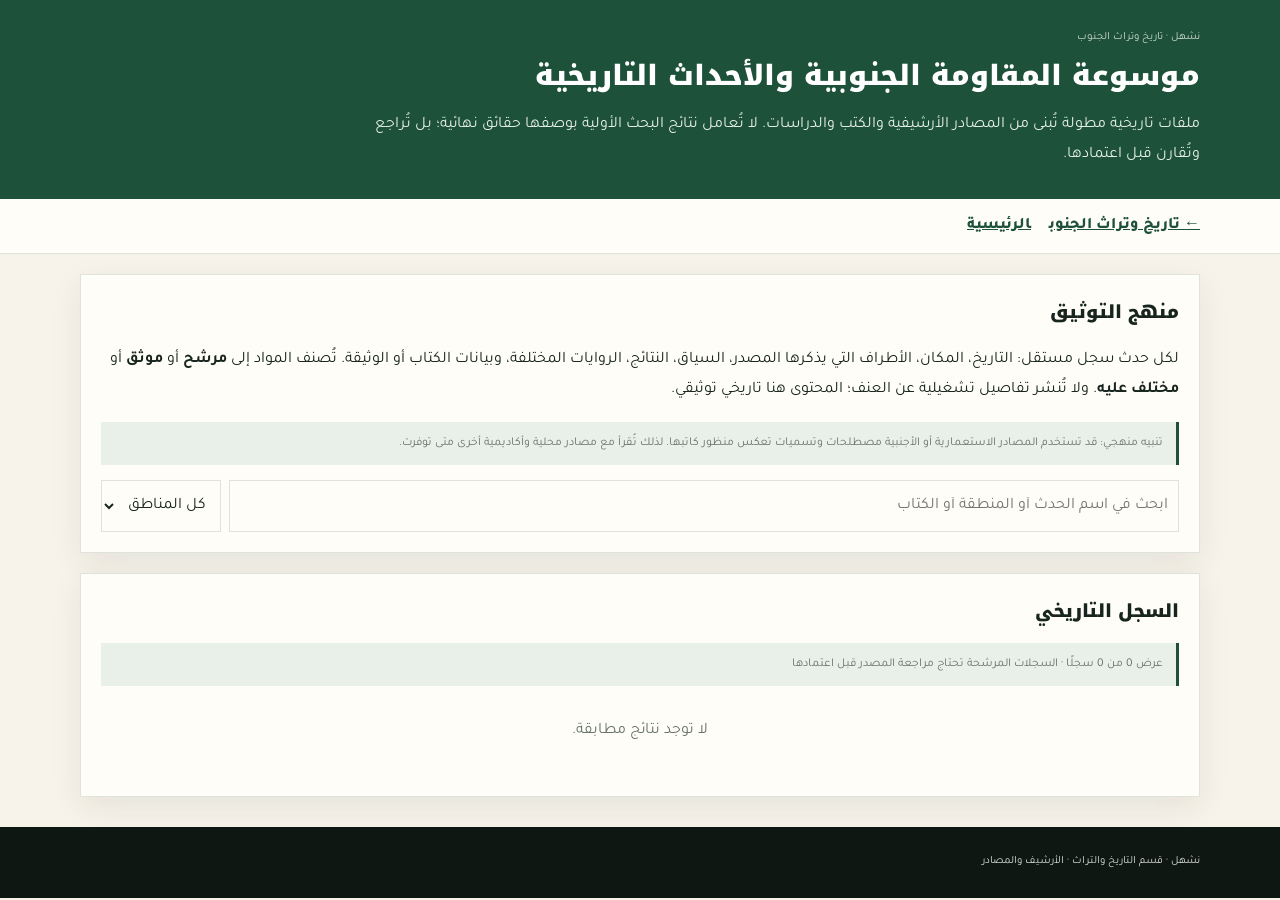
<file: resistance.html>
<!doctype html>
<html lang="ar" dir="rtl">
<head>
<meta charset="utf-8"><meta name="viewport" content="width=device-width,initial-scale=1">
<title>موسوعة المقاومة الجنوبية | نشهل</title>
<link rel="preconnect" href="https://fonts.googleapis.com"><link rel="preconnect" href="https://fonts.gstatic.com" crossorigin>
<link href="https://fonts.googleapis.com/css2?family=Noto+Kufi+Arabic:wght@400;600;700;800;900&family=Tajawal:wght@400;500;700;800&display=swap" rel="stylesheet">
<style>
:root{--bg:#f7f3ea;--s:#fffdf8;--ink:#17251e;--muted:#68736d;--line:#dfe3dc;--a:#1d513a;--soft:#e9efe9;--shadow:0 10px 30px rgba(23,37,30,.08)}*{box-sizing:border-box}body{margin:0;background:var(--bg);color:var(--ink);font-family:Tajawal,Arial,sans-serif;line-height:1.9}.wrap{width:min(1120px,calc(100% - 28px));margin:auto}header{background:var(--a);color:#fff;padding:28px 0}header h1{font:900 28px 'Noto Kufi Arabic';margin:0 0 8px}header p{margin:0;max-width:850px;color:#e6efe9}.bar{background:var(--s);border-bottom:1px solid var(--line);padding:12px 0;position:sticky;top:0;z-index:5}.bar a{color:var(--a);font-weight:800;margin-left:18px}.intro,.card{background:var(--s);border:1px solid var(--line);box-shadow:var(--shadow);padding:20px;margin:20px 0}.intro h2,.card h2{font:900 18px 'Noto Kufi Arabic';margin-top:0}.controls{display:flex;gap:8px;flex-wrap:wrap;margin-top:15px}.controls input,.controls select{padding:10px;border:1px solid var(--line);background:var(--s);color:var(--ink);font:inherit}.controls input{flex:1;min-width:230px}.event{padding:18px 0;border-bottom:1px solid var(--line)}.event:last-child{border-bottom:0}.meta{display:flex;gap:7px;flex-wrap:wrap;margin-bottom:8px}.tag{font-size:10px;background:var(--soft);color:var(--a);padding:3px 8px;font-weight:800}.event h3{font:900 17px 'Noto Kufi Arabic';margin:5px 0}.event p{color:var(--muted);font-size:13px}.source{background:var(--soft);padding:12px;margin-top:10px;font-size:11px}.source b{color:var(--a)}.note{border-right:3px solid var(--a);padding:10px 13px;background:var(--soft);font-size:12px;color:var(--muted)}.empty{text-align:center;color:var(--muted);padding:30px}.footer{margin-top:30px;background:#0f1712;color:#d9e1dc;padding:25px 0;font-size:11px}@media(max-width:600px){header h1{font-size:22px}.controls input{min-width:100%}}
</style>
</head>
<body>
<header><div class="wrap"><div style="font-size:11px;opacity:.8">نشهل · تاريخ وتراث الجنوب</div><h1>موسوعة المقاومة الجنوبية والأحداث التاريخية</h1><p>ملفات تاريخية مطولة تُبنى من المصادر الأرشيفية والكتب والدراسات. لا تُعامل نتائج البحث الأولية بوصفها حقائق نهائية؛ بل تُراجع وتُقارن قبل اعتمادها.</p></div></header>
<div class="bar"><div class="wrap"><a href="heritage.html">← تاريخ وتراث الجنوب</a><a href="index.html">الرئيسية</a></div></div>
<main class="wrap">
<section class="intro"><h2>منهج التوثيق</h2><p>لكل حدث سجل مستقل: التاريخ، المكان، الأطراف التي يذكرها المصدر، السياق، النتائج، الروايات المختلفة، وبيانات الكتاب أو الوثيقة. تُصنف المواد إلى <b>مرشح</b> أو <b>موثق</b> أو <b>مختلف عليه</b>. ولا تُنشر تفاصيل تشغيلية عن العنف؛ المحتوى هنا تاريخي توثيقي.</p><div class="note">تنبيه منهجي: قد تستخدم المصادر الاستعمارية أو الأجنبية مصطلحات وتسميات تعكس منظور كاتبها. لذلك تُقرأ مع مصادر محلية وأكاديمية أخرى متى توفرت.</div><div class="controls"><input id="q" placeholder="ابحث في اسم الحدث أو المنطقة أو الكتاب"><select id="region"><option value="">كل المناطق</option><option>يافع</option><option>لحج</option><option>الضالع</option><option>شبوة</option><option>حضرموت</option><option>المهرة</option><option>عدن</option><option>الواحدي</option><option>القعيطي</option><option>الكثيري</option><option>الجنوب</option></select></div></section>
<section class="card"><h2>السجل التاريخي</h2><div id="status" class="note">جارٍ تحميل السجلات...</div><div id="events"></div></section>
</main>
<footer class="footer"><div class="wrap">نشهل · قسم التاريخ والتراث · الأرشيف والمصادر</div></footer>
<script>
const q=document.getElementById('q'),region=document.getElementById('region'),box=document.getElementById('events'),status=document.getElementById('status');let all=[];
function render(){const term=q.value.trim().toLowerCase(),r=region.value;const rows=all.filter(e=>{const hay=JSON.stringify(e).toLowerCase();return(!term||hay.includes(term))&&(!r||e.region===r)});status.textContent=`عرض ${rows.length} من ${all.length} سجلًا · السجلات المرشحة تحتاج مراجعة المصدر قبل اعتمادها`;box.innerHTML=rows.length?rows.map(e=>`<article class="event"><div class="meta"><span class="tag">${e.region||'الجنوب'}</span><span class="tag">${e.status==='verified'?'موثق':e.status==='disputed'?'مختلف عليه':'مرشح للمراجعة'}</span>${e.period?`<span class="tag">${e.period}</span>`:''}</div><h3>${escapeHtml(e.title||'حدث تاريخي')}</h3><p>${escapeHtml(e.summary||'لا يوجد ملخص بعد. تتم مراجعة الوثيقة الأصلية قبل كتابة المقال المطول.')}</p><div class="source"><b>المصدر:</b> ${escapeHtml(e.source?.book_title||e.source?.name||'غير محدد')} · <b>المؤلف:</b> ${escapeHtml(e.source?.creator||'غير محدد')} · <b>السنة:</b> ${escapeHtml(e.source?.date||'غير محددة')} · <b>المعرّف:</b> ${escapeHtml(e.source?.identifier||e.source_id||'غير متوفر')}</div></article>`).join(''):'<div class="empty">لا توجد نتائج مطابقة.</div>'}
function escapeHtml(s){return String(s).replace(/[&<>\"']/g,c=>({'&':'&amp;','<':'&lt;','>':'&gt;','\"':'&quot;',"'":'&#39;'}[c]))}
q.addEventListener('input',render);region.addEventListener('change',render);
fetch('data/resistance-events.json').then(r=>r.json()).then(d=>{all=d.events||[];render()}).catch(()=>{status.textContent='تعذر تحميل السجل حاليًا.'});
</script>
</body></html>
</file>
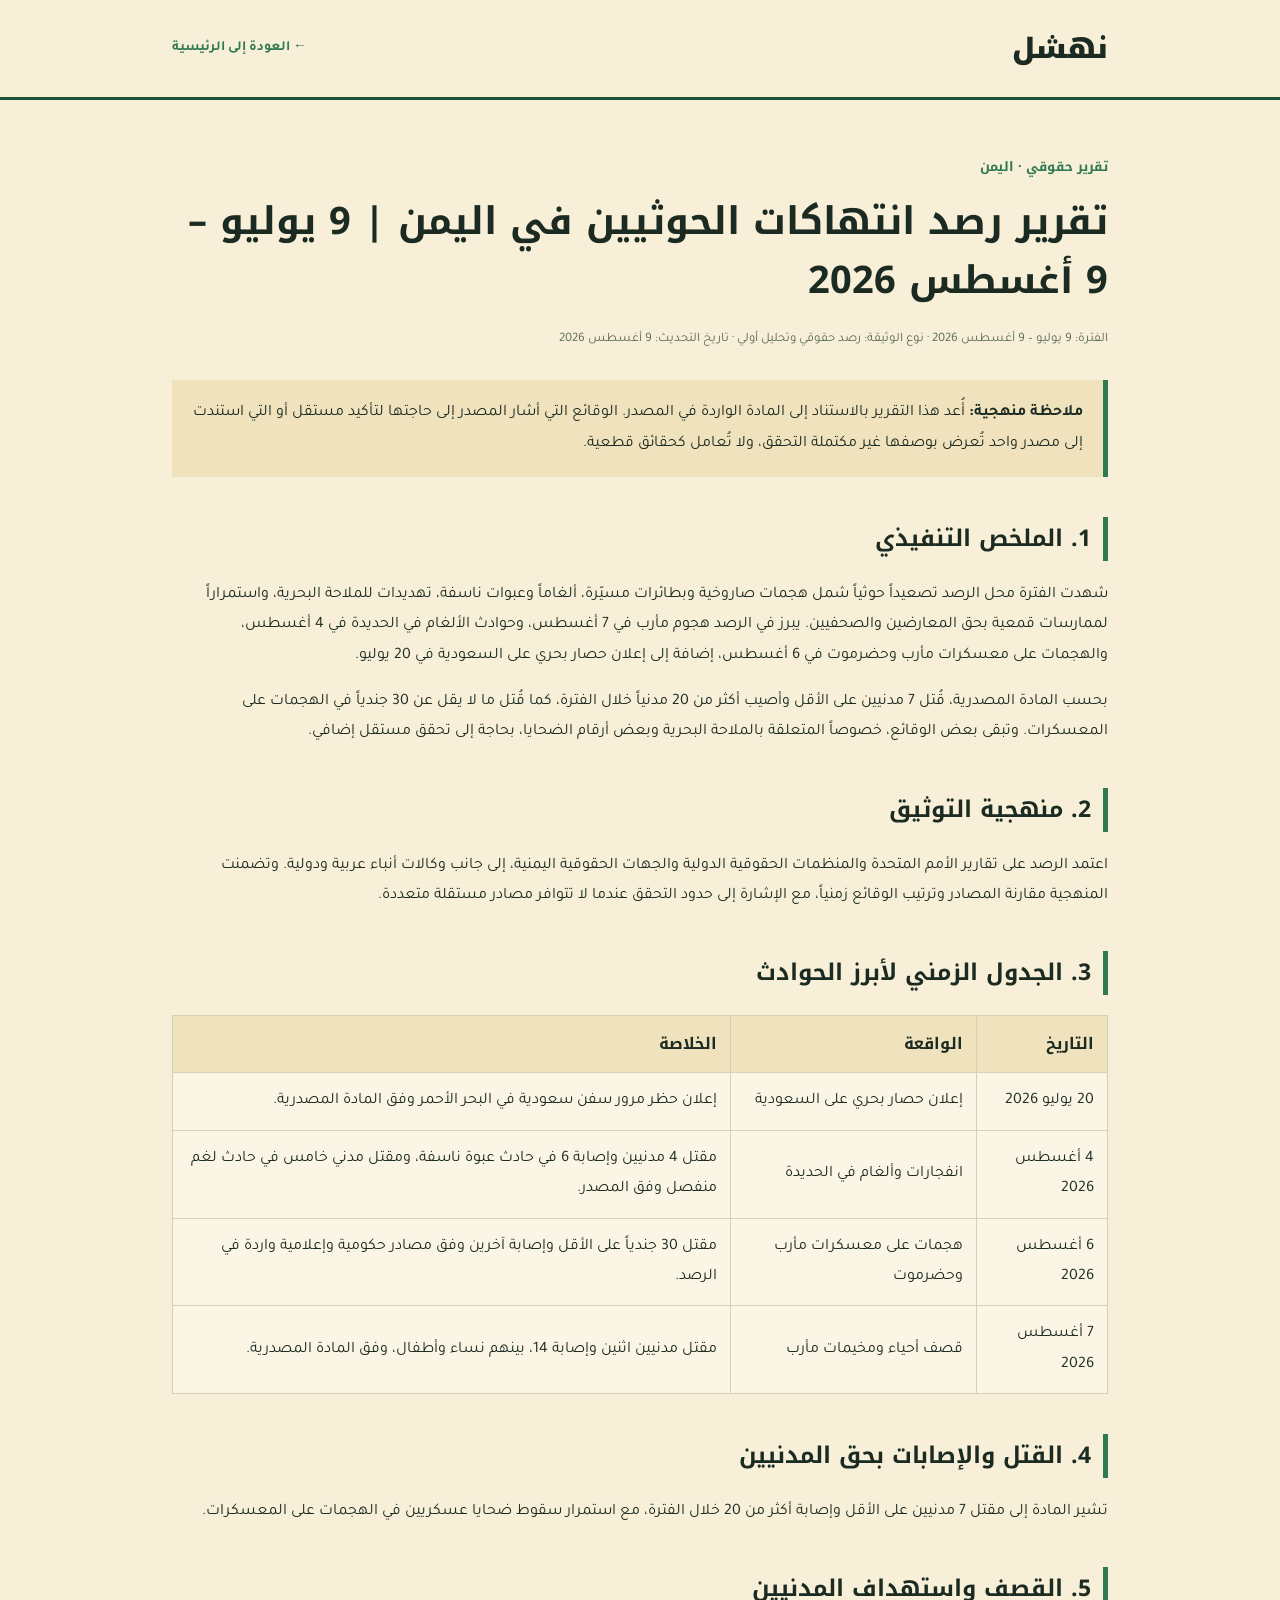
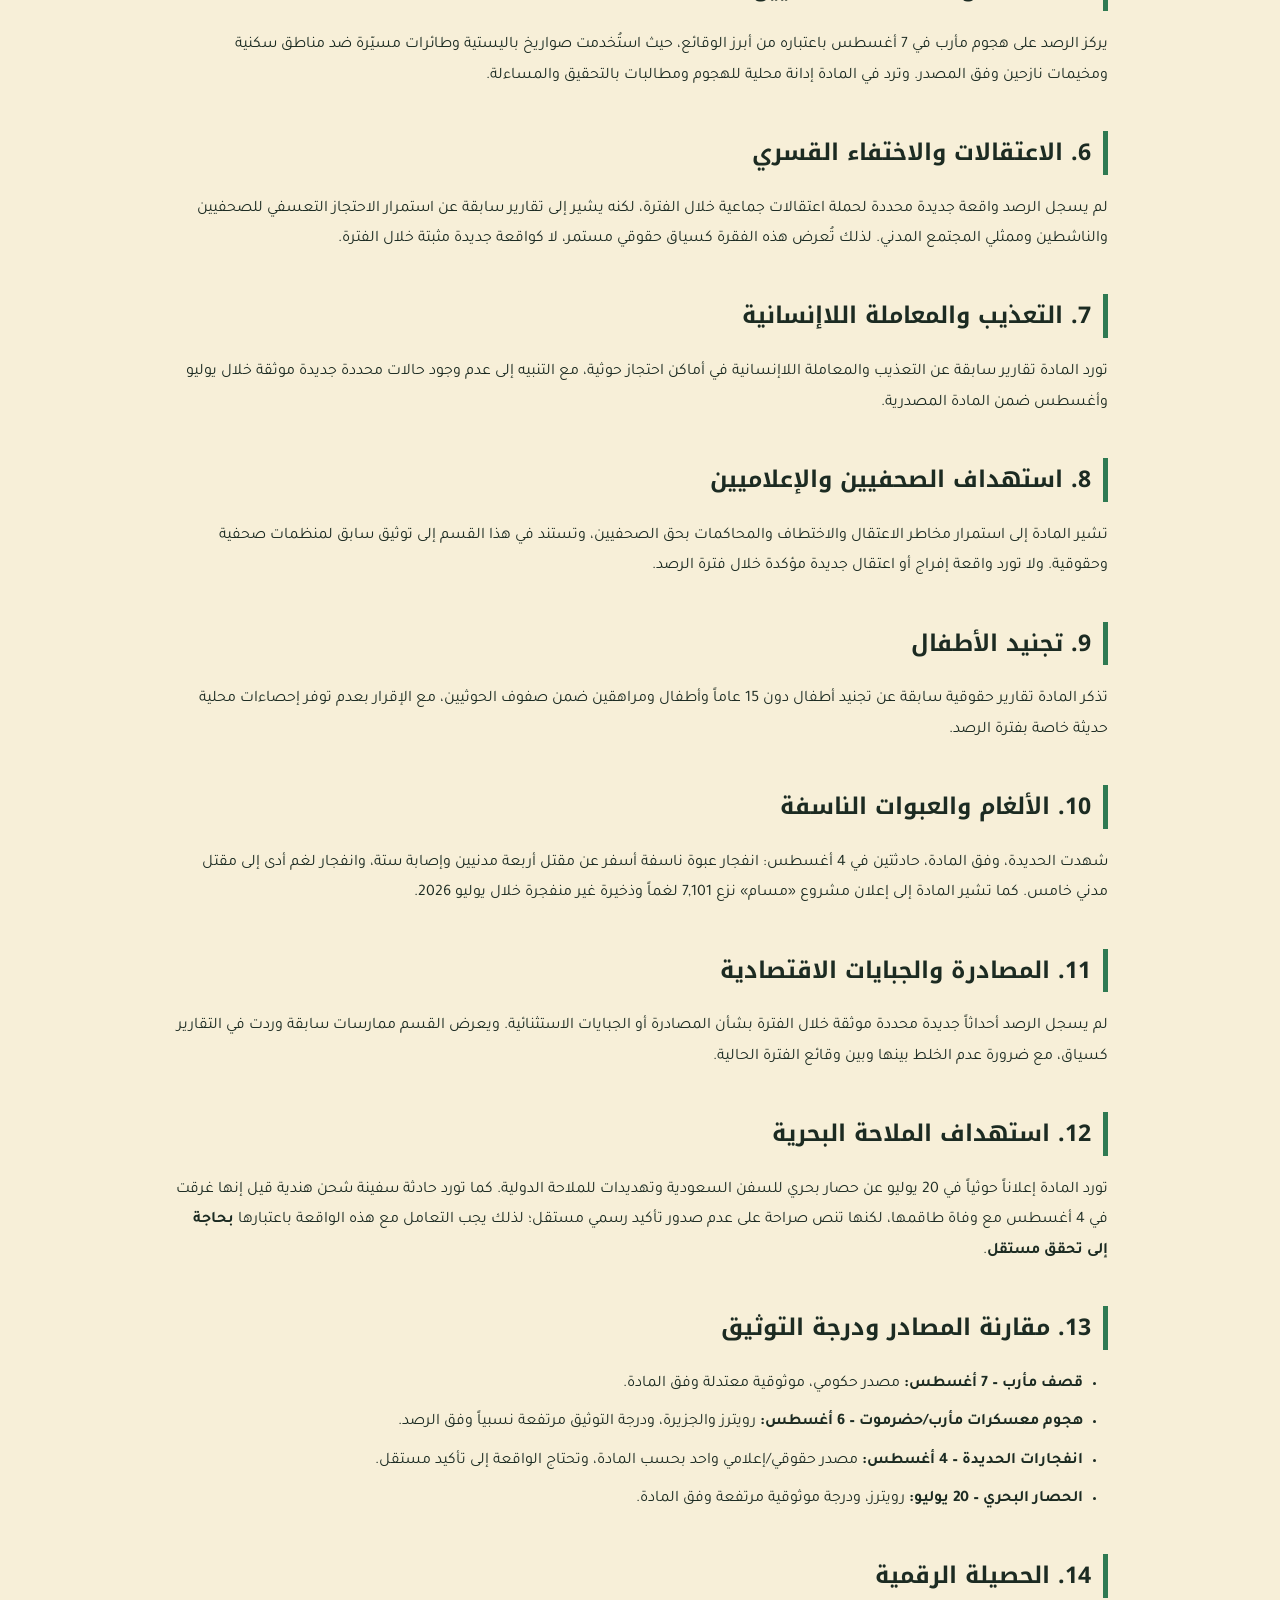
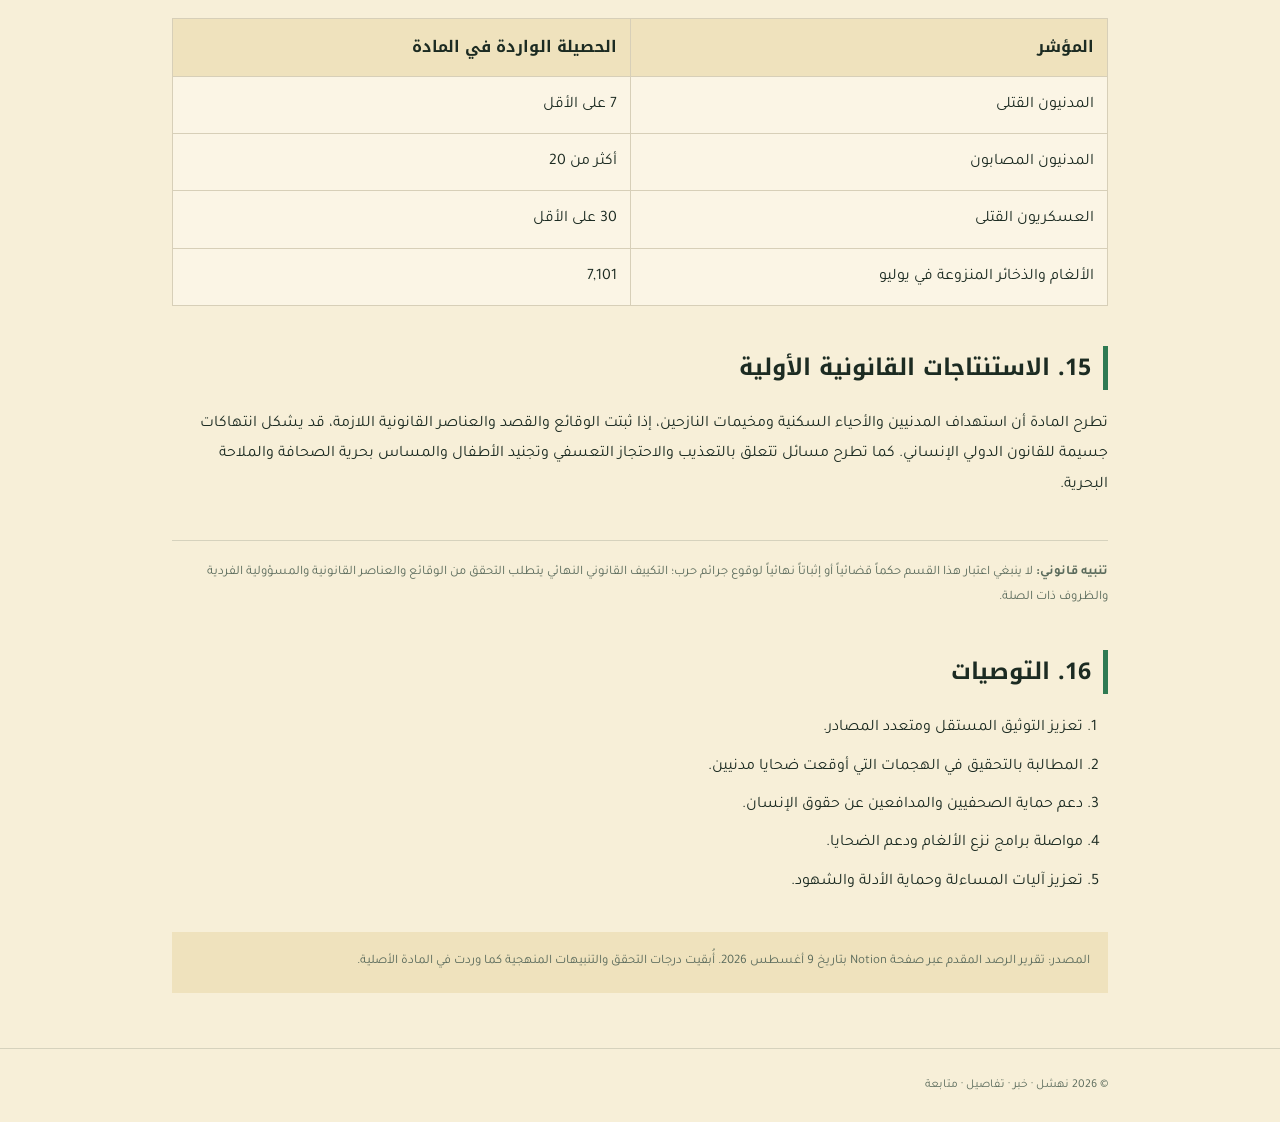
<file: articles/9-august-2026.html>
<!DOCTYPE html>
<html lang="ar" dir="rtl">
<head>
<meta charset="UTF-8">
<meta name="viewport" content="width=device-width, initial-scale=1.0">
<title>تقرير رصد انتهاكات الحوثيين في اليمن | نهشل</title>
<meta name="description" content="تقرير رصد حقوقي وتحليل أولي للفترة من 9 يوليو إلى 9 أغسطس 2026.">
<link rel="preconnect" href="https://fonts.googleapis.com">
<link rel="preconnect" href="https://fonts.gstatic.com" crossorigin>
<link href="https://fonts.googleapis.com/css2?family=Noto+Kufi+Arabic:wght@400;600;700;900&family=Tajawal:wght@300;400;500;700;900&display=swap" rel="stylesheet">
<style>
:root{--ink:#f7efd8;--paper:#1c2b22;--dim:#5b6b5c;--green:#1d513a;--bright:#2f7a52;--line:rgba(28,43,34,.15)}
*{box-sizing:border-box}body{margin:0;background:var(--ink);color:var(--paper);font-family:'Tajawal',sans-serif;line-height:1.9}a{color:inherit;text-decoration:none}.wrap{max-width:980px;margin:auto;padding:0 22px}
.top{border-bottom:3px solid var(--green);padding:22px 0}.top .wrap{display:flex;justify-content:space-between;align-items:center}.brand{font-family:'Noto Kufi Arabic';font-size:28px;font-weight:900}.back{color:var(--bright);font-weight:700;font-size:14px}
.article{padding:55px 0}.category{color:var(--bright);font-weight:700;font-family:'Noto Kufi Arabic';font-size:13px}.article h1{font-family:'Noto Kufi Arabic';font-size:38px;line-height:1.55;margin:12px 0 18px}.lead{font-size:18px;color:var(--dim);border-bottom:1px solid var(--line);padding-bottom:25px;margin-bottom:28px}.meta{font-size:13px;color:var(--dim);margin-bottom:28px}.notice{background:#efe2bd;border-right:5px solid var(--bright);padding:18px 20px;margin:25px 0;color:var(--paper)}h2{font-family:'Noto Kufi Arabic';font-size:23px;border-right:5px solid var(--bright);padding-right:12px;margin-top:40px}p{font-size:16px}ul,ol{padding-right:25px}li{margin:8px 0}.table-wrap{overflow-x:auto;margin:20px 0}table{width:100%;border-collapse:collapse;background:#fbf5e5}th,td{padding:13px;border:1px solid #d7cfb8;text-align:right}th{background:#efe2bd;font-family:'Noto Kufi Arabic'}.legal{font-size:13px;color:var(--dim);border-top:1px solid var(--line);margin-top:40px;padding-top:20px}.source{margin-top:35px;padding:18px;background:#efe2bd;font-size:13px;color:var(--dim)}footer{border-top:1px solid var(--line);padding:25px 0;color:var(--dim);font-size:12px}
@media(max-width:600px){.article{padding:35px 0}.article h1{font-size:27px}.lead{font-size:16px}h2{font-size:19px}}
</style>
</head>
<body>
<header class="top"><div class="wrap"><div class="brand">نهشل</div><a class="back" href="../index.html">← العودة إلى الرئيسية</a></div></header>
<main class="article"><div class="wrap">
<div class="category">تقرير حقوقي · اليمن</div>
<h1>تقرير رصد انتهاكات الحوثيين في اليمن | 9 يوليو – 9 أغسطس 2026</h1>
<div class="meta">الفترة: 9 يوليو – 9 أغسطس 2026 · نوع الوثيقة: رصد حقوقي وتحليل أولي · تاريخ التحديث: 9 أغسطس 2026</div>
<div class="notice"><strong>ملاحظة منهجية:</strong> أُعد هذا التقرير بالاستناد إلى المادة الواردة في المصدر. الوقائع التي أشار المصدر إلى حاجتها لتأكيد مستقل أو التي استندت إلى مصدر واحد تُعرض بوصفها غير مكتملة التحقق، ولا تُعامل كحقائق قطعية.</div>
<h2>1. الملخص التنفيذي</h2>
<p>شهدت الفترة محل الرصد تصعيداً حوثياً شمل هجمات صاروخية وبطائرات مسيّرة، ألغاماً وعبوات ناسفة، تهديدات للملاحة البحرية، واستمراراً لممارسات قمعية بحق المعارضين والصحفيين. يبرز في الرصد هجوم مأرب في 7 أغسطس، وحوادث الألغام في الحديدة في 4 أغسطس، والهجمات على معسكرات مأرب وحضرموت في 6 أغسطس، إضافة إلى إعلان حصار بحري على السعودية في 20 يوليو.</p>
<p>بحسب المادة المصدرية، قُتل 7 مدنيين على الأقل وأصيب أكثر من 20 مدنياً خلال الفترة، كما قُتل ما لا يقل عن 30 جندياً في الهجمات على المعسكرات. وتبقى بعض الوقائع، خصوصاً المتعلقة بالملاحة البحرية وبعض أرقام الضحايا، بحاجة إلى تحقق مستقل إضافي.</p>
<h2>2. منهجية التوثيق</h2>
<p>اعتمد الرصد على تقارير الأمم المتحدة والمنظمات الحقوقية الدولية والجهات الحقوقية اليمنية، إلى جانب وكالات أنباء عربية ودولية. وتضمنت المنهجية مقارنة المصادر وترتيب الوقائع زمنياً، مع الإشارة إلى حدود التحقق عندما لا تتوافر مصادر مستقلة متعددة.</p>
<h2>3. الجدول الزمني لأبرز الحوادث</h2>
<div class="table-wrap"><table><thead><tr><th>التاريخ</th><th>الواقعة</th><th>الخلاصة</th></tr></thead><tbody>
<tr><td>20 يوليو 2026</td><td>إعلان حصار بحري على السعودية</td><td>إعلان حظر مرور سفن سعودية في البحر الأحمر وفق المادة المصدرية.</td></tr>
<tr><td>4 أغسطس 2026</td><td>انفجارات وألغام في الحديدة</td><td>مقتل 4 مدنيين وإصابة 6 في حادث عبوة ناسفة، ومقتل مدني خامس في حادث لغم منفصل وفق المصدر.</td></tr>
<tr><td>6 أغسطس 2026</td><td>هجمات على معسكرات مأرب وحضرموت</td><td>مقتل 30 جندياً على الأقل وإصابة آخرين وفق مصادر حكومية وإعلامية واردة في الرصد.</td></tr>
<tr><td>7 أغسطس 2026</td><td>قصف أحياء ومخيمات مأرب</td><td>مقتل مدنيين اثنين وإصابة 14، بينهم نساء وأطفال، وفق المادة المصدرية.</td></tr>
</tbody></table></div>
<h2>4. القتل والإصابات بحق المدنيين</h2><p>تشير المادة إلى مقتل 7 مدنيين على الأقل وإصابة أكثر من 20 خلال الفترة، مع استمرار سقوط ضحايا عسكريين في الهجمات على المعسكرات.</p>
<h2>5. القصف واستهداف المدنيين</h2><p>يركز الرصد على هجوم مأرب في 7 أغسطس باعتباره من أبرز الوقائع، حيث استُخدمت صواريخ باليستية وطائرات مسيّرة ضد مناطق سكنية ومخيمات نازحين وفق المصدر. وترد في المادة إدانة محلية للهجوم ومطالبات بالتحقيق والمساءلة.</p>
<h2>6. الاعتقالات والاختفاء القسري</h2><p>لم يسجل الرصد واقعة جديدة محددة لحملة اعتقالات جماعية خلال الفترة، لكنه يشير إلى تقارير سابقة عن استمرار الاحتجاز التعسفي للصحفيين والناشطين وممثلي المجتمع المدني. لذلك تُعرض هذه الفقرة كسياق حقوقي مستمر، لا كواقعة جديدة مثبتة خلال الفترة.</p>
<h2>7. التعذيب والمعاملة اللاإنسانية</h2><p>تورد المادة تقارير سابقة عن التعذيب والمعاملة اللاإنسانية في أماكن احتجاز حوثية، مع التنبيه إلى عدم وجود حالات محددة جديدة موثقة خلال يوليو وأغسطس ضمن المادة المصدرية.</p>
<h2>8. استهداف الصحفيين والإعلاميين</h2><p>تشير المادة إلى استمرار مخاطر الاعتقال والاختطاف والمحاكمات بحق الصحفيين، وتستند في هذا القسم إلى توثيق سابق لمنظمات صحفية وحقوقية. ولا تورد واقعة إفراج أو اعتقال جديدة مؤكدة خلال فترة الرصد.</p>
<h2>9. تجنيد الأطفال</h2><p>تذكر المادة تقارير حقوقية سابقة عن تجنيد أطفال دون 15 عاماً وأطفال ومراهقين ضمن صفوف الحوثيين، مع الإقرار بعدم توفر إحصاءات محلية حديثة خاصة بفترة الرصد.</p>
<h2>10. الألغام والعبوات الناسفة</h2><p>شهدت الحديدة، وفق المادة، حادثتين في 4 أغسطس: انفجار عبوة ناسفة أسفر عن مقتل أربعة مدنيين وإصابة ستة، وانفجار لغم أدى إلى مقتل مدني خامس. كما تشير المادة إلى إعلان مشروع «مسام» نزع 7,101 لغماً وذخيرة غير منفجرة خلال يوليو 2026.</p>
<h2>11. المصادرة والجبايات الاقتصادية</h2><p>لم يسجل الرصد أحداثاً جديدة محددة موثقة خلال الفترة بشأن المصادرة أو الجبايات الاستثنائية. ويعرض القسم ممارسات سابقة وردت في التقارير كسياق، مع ضرورة عدم الخلط بينها وبين وقائع الفترة الحالية.</p>
<h2>12. استهداف الملاحة البحرية</h2><p>تورد المادة إعلاناً حوثياً في 20 يوليو عن حصار بحري للسفن السعودية وتهديدات للملاحة الدولية. كما تورد حادثة سفينة شحن هندية قيل إنها غرقت في 4 أغسطس مع وفاة طاقمها، لكنها تنص صراحة على عدم صدور تأكيد رسمي مستقل؛ لذلك يجب التعامل مع هذه الواقعة باعتبارها <strong>بحاجة إلى تحقق مستقل</strong>.</p>
<h2>13. مقارنة المصادر ودرجة التوثيق</h2><ul>
<li><strong>قصف مأرب – 7 أغسطس:</strong> مصدر حكومي، موثوقية معتدلة وفق المادة.</li>
<li><strong>هجوم معسكرات مأرب/حضرموت – 6 أغسطس:</strong> رويترز والجزيرة، ودرجة التوثيق مرتفعة نسبياً وفق الرصد.</li>
<li><strong>انفجارات الحديدة – 4 أغسطس:</strong> مصدر حقوقي/إعلامي واحد بحسب المادة، وتحتاج الواقعة إلى تأكيد مستقل.</li>
<li><strong>الحصار البحري – 20 يوليو:</strong> رويترز، ودرجة موثوقية مرتفعة وفق المادة.</li>
</ul>
<h2>14. الحصيلة الرقمية</h2><div class="table-wrap"><table><thead><tr><th>المؤشر</th><th>الحصيلة الواردة في المادة</th></tr></thead><tbody>
<tr><td>المدنيون القتلى</td><td>7 على الأقل</td></tr><tr><td>المدنيون المصابون</td><td>أكثر من 20</td></tr><tr><td>العسكريون القتلى</td><td>30 على الأقل</td></tr><tr><td>الألغام والذخائر المنزوعة في يوليو</td><td>7,101</td></tr>
</tbody></table></div>
<h2>15. الاستنتاجات القانونية الأولية</h2><p>تطرح المادة أن استهداف المدنيين والأحياء السكنية ومخيمات النازحين، إذا ثبتت الوقائع والقصد والعناصر القانونية اللازمة، قد يشكل انتهاكات جسيمة للقانون الدولي الإنساني. كما تطرح مسائل تتعلق بالتعذيب والاحتجاز التعسفي وتجنيد الأطفال والمساس بحرية الصحافة والملاحة البحرية.</p>
<div class="legal"><strong>تنبيه قانوني:</strong> لا ينبغي اعتبار هذا القسم حكماً قضائياً أو إثباتاً نهائياً لوقوع جرائم حرب؛ التكييف القانوني النهائي يتطلب التحقق من الوقائع والعناصر القانونية والمسؤولية الفردية والظروف ذات الصلة.</div>
<h2>16. التوصيات</h2><ol><li>تعزيز التوثيق المستقل ومتعدد المصادر.</li><li>المطالبة بالتحقيق في الهجمات التي أوقعت ضحايا مدنيين.</li><li>دعم حماية الصحفيين والمدافعين عن حقوق الإنسان.</li><li>مواصلة برامج نزع الألغام ودعم الضحايا.</li><li>تعزيز آليات المساءلة وحماية الأدلة والشهود.</li></ol>
<div class="source">المصدر: تقرير الرصد المقدم عبر صفحة Notion بتاريخ 9 أغسطس 2026. أُبقيت درجات التحقق والتنبيهات المنهجية كما وردت في المادة الأصلية.</div>
</div></main>
<footer><div class="wrap">© 2026 نهشل · خبر · تفاصيل · متابعة</div></footer>
</body></html>
</file>
